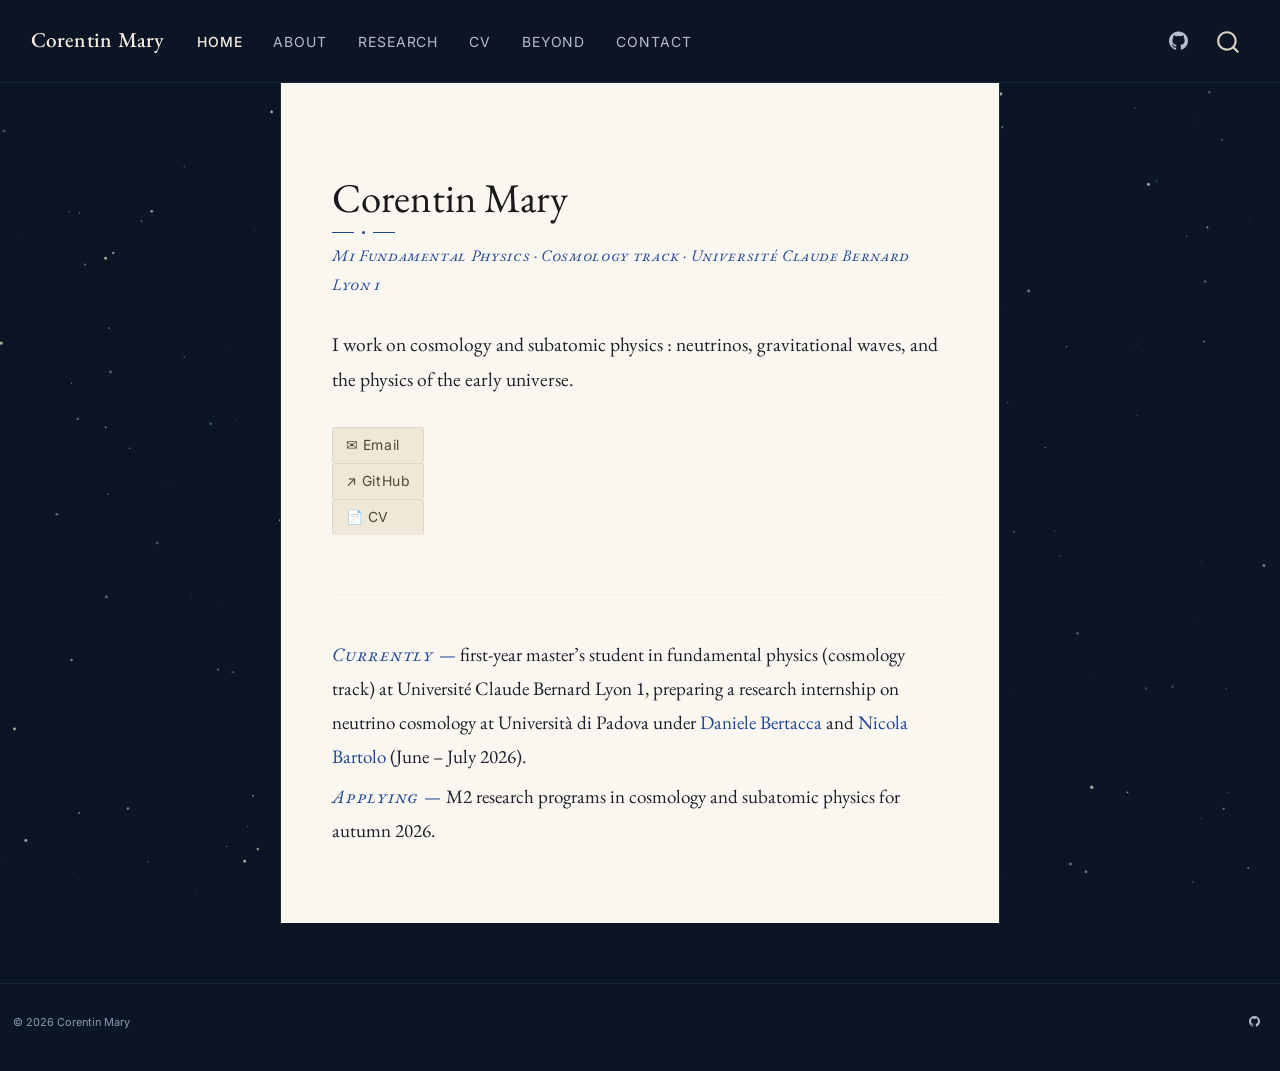
<file: docs/index.html>
<!DOCTYPE html>
<html xmlns="http://www.w3.org/1999/xhtml" lang="en" xml:lang="en"><head>

<meta charset="utf-8">
<meta name="generator" content="quarto-1.9.37">

<meta name="viewport" content="width=device-width, initial-scale=1.0, user-scalable=yes">


<title>Corentin Mary</title>
<style>
/* Default styles provided by pandoc.
** See https://pandoc.org/MANUAL.html#variables-for-html for config info.
*/
code{white-space: pre-wrap;}
span.smallcaps{font-variant: small-caps;}
div.columns{display: flex; gap: min(4vw, 1.5em);}
div.column{flex: auto; overflow-x: auto;}
div.hanging-indent{margin-left: 1.5em; text-indent: -1.5em;}
ul.task-list{list-style: none;}
ul.task-list li input[type="checkbox"] {
  width: 0.8em;
  margin: 0 0.8em 0.2em -1em; /* quarto-specific, see https://github.com/quarto-dev/quarto-cli/issues/4556 */ 
  vertical-align: middle;
}
</style>


<script src="site_libs/quarto-nav/quarto-nav.js"></script>
<script src="site_libs/quarto-nav/headroom.min.js"></script>
<script src="site_libs/clipboard/clipboard.min.js"></script>
<script src="site_libs/quarto-search/autocomplete.umd.js"></script>
<script src="site_libs/quarto-search/fuse.min.js"></script>
<script src="site_libs/quarto-search/quarto-search.js"></script>
<meta name="quarto:offset" content="./">
<link href="./assets/img/favicon.png" rel="icon" type="image/png">
<script src="site_libs/quarto-html/quarto.js" type="module"></script>
<script src="site_libs/quarto-html/tabsets/tabsets.js" type="module"></script>
<script src="site_libs/quarto-html/popper.min.js"></script>
<script src="site_libs/quarto-html/tippy.umd.min.js"></script>
<script src="site_libs/quarto-html/anchor.min.js"></script>
<link href="site_libs/quarto-html/tippy.css" rel="stylesheet">
<link href="site_libs/quarto-html/quarto-syntax-highlighting-dark-d0ae9245876894da5ac7e18953ecc5cc.css" rel="stylesheet" id="quarto-text-highlighting-styles">
<script src="site_libs/bootstrap/bootstrap.min.js"></script>
<link href="site_libs/bootstrap/bootstrap-icons.css" rel="stylesheet">
<link href="site_libs/bootstrap/bootstrap-0bd690681281e1ab984935f1b12107be.min.css" rel="stylesheet" append-hash="true" id="quarto-bootstrap" data-mode="dark">
<script id="quarto-search-options" type="application/json">{
  "location": "navbar",
  "copy-button": false,
  "collapse-after": 3,
  "panel-placement": "end",
  "type": "overlay",
  "limit": 50,
  "keyboard-shortcut": [
    "f",
    "/",
    "s"
  ],
  "show-item-context": false,
  "language": {
    "search-no-results-text": "No results",
    "search-matching-documents-text": "matching documents",
    "search-copy-link-title": "Copy link to search",
    "search-hide-matches-text": "Hide additional matches",
    "search-more-match-text": "more match in this document",
    "search-more-matches-text": "more matches in this document",
    "search-clear-button-title": "Clear",
    "search-text-placeholder": "",
    "search-detached-cancel-button-title": "Cancel",
    "search-submit-button-title": "Submit",
    "search-label": "Search"
  }
}</script>
<link rel="preconnect" href="https://fonts.googleapis.com">
<link rel="preconnect" href="https://fonts.gstatic.com" crossorigin="">
<link href="https://fonts.googleapis.com/css2?family=EB+Garamond:ital,wght@0,400;0,500;0,600;1,400;1,500&amp;family=Inter:wght@300;400;500&amp;display=swap" rel="stylesheet">


<link rel="stylesheet" href="assets/css/extra.css">
</head>

<body class="nav-fixed quarto-light">

<div id="quarto-search-results"></div>
  <header id="quarto-header" class="headroom fixed-top">
    <nav class="navbar navbar-expand-lg " data-bs-theme="dark">
      <div class="navbar-container container-fluid">
      <div class="navbar-brand-container mx-auto">
    <a class="navbar-brand" href="./index.html">
    <span class="navbar-title">Corentin Mary</span>
    </a>
  </div>
            <div id="quarto-search" class="" title="Search"></div>
          <button class="navbar-toggler" type="button" data-bs-toggle="collapse" data-bs-target="#navbarCollapse" aria-controls="navbarCollapse" role="menu" aria-expanded="false" aria-label="Toggle navigation" onclick="if (window.quartoToggleHeadroom) { window.quartoToggleHeadroom(); }">
  <span class="navbar-toggler-icon"></span>
</button>
          <div class="collapse navbar-collapse" id="navbarCollapse">
            <ul class="navbar-nav navbar-nav-scroll me-auto">
  <li class="nav-item">
    <a class="nav-link active" href="./index.html" aria-current="page"> 
<span class="menu-text">Home</span></a>
  </li>  
  <li class="nav-item">
    <a class="nav-link" href="./about.html"> 
<span class="menu-text">About</span></a>
  </li>  
  <li class="nav-item">
    <a class="nav-link" href="./research.html"> 
<span class="menu-text">Research</span></a>
  </li>  
  <li class="nav-item">
    <a class="nav-link" href="./cv.html"> 
<span class="menu-text">CV</span></a>
  </li>  
  <li class="nav-item">
    <a class="nav-link" href="./personal.html"> 
<span class="menu-text">Beyond</span></a>
  </li>  
  <li class="nav-item">
    <a class="nav-link" href="./contact.html"> 
<span class="menu-text">Contact</span></a>
  </li>  
</ul>
            <ul class="navbar-nav navbar-nav-scroll ms-auto">
  <li class="nav-item compact">
    <a class="nav-link" href="https://github.com/Corentin-phy"> <i class="bi bi-github" role="img" aria-label="GitHub">
</i> 
<span class="menu-text"></span></a>
  </li>  
</ul>
          </div> <!-- /navcollapse -->
            <div class="quarto-navbar-tools">
</div>
      </div> <!-- /container-fluid -->
    </nav>
</header>
<!-- content -->
<div id="quarto-content" class="quarto-container page-columns page-rows-contents page-layout-full page-navbar">
<!-- sidebar -->
<!-- margin-sidebar -->
    
<!-- main -->
<main class="content column-page" id="quarto-document-content"><header id="title-block-header" class="quarto-title-block"></header>




<section id="corentin-mary" class="level1 home-hero">
<h1>Corentin Mary</h1>
<div class="ornament">
<span></span><span></span><span></span>
</div>
<p class="affiliation">
M1 Fundamental Physics · Cosmology track · Université Claude Bernard Lyon 1
</p>
<p class="interests">
I work on cosmology and subatomic physics : neutrinos, gravitational waves, and the physics of the early universe.
</p>
<div class="social-links">
<p><a href="mailto:corentin.mary@etu.univ-lyon1.fr">✉ Email</a> <a href="https://github.com/Corentin-phy" target="_blank">↗ GitHub</a> <a href="./cv.html">📄 CV</a></p>
</div>
</section>
<hr>
<div class="home-status">
<p>
<span class="label">Currently —</span> first-year master’s student in fundamental physics (cosmology track) at Université Claude Bernard Lyon 1, preparing a research internship on neutrino cosmology at Università di Padova under <a href="https://www.dfa.unipd.it/en/live-people/detail/index.php?key=BF190DDCD6865DB534188270BD321288">Daniele Bertacca</a> and <a href="https://www.unipd.it/de/contatti/nicola.bartolo">Nicola Bartolo</a> (June – July 2026).
</p>
<p>
<span class="label">Applying —</span> M2 research programs in cosmology and subatomic physics for autumn 2026.
</p>
</div>



</main> <!-- /main -->
<script id="quarto-html-after-body" type="application/javascript">
  window.document.addEventListener("DOMContentLoaded", function (event) {
    const icon = "";
    const anchorJS = new window.AnchorJS();
    anchorJS.options = {
      placement: 'right',
      icon: icon
    };
    anchorJS.add('.anchored');
    const isCodeAnnotation = (el) => {
      for (const clz of el.classList) {
        if (clz.startsWith('code-annotation-')) {                     
          return true;
        }
      }
      return false;
    }
    const onCopySuccess = function(e) {
      // button target
      const button = e.trigger;
      // don't keep focus
      button.blur();
      // flash "checked"
      button.classList.add('code-copy-button-checked');
      var currentTitle = button.getAttribute("title");
      button.setAttribute("title", "Copied!");
      let tooltip;
      if (window.bootstrap) {
        button.setAttribute("data-bs-toggle", "tooltip");
        button.setAttribute("data-bs-placement", "left");
        button.setAttribute("data-bs-title", "Copied!");
        tooltip = new bootstrap.Tooltip(button, 
          { trigger: "manual", 
            customClass: "code-copy-button-tooltip",
            offset: [0, -8]});
        tooltip.show();    
      }
      setTimeout(function() {
        if (tooltip) {
          tooltip.hide();
          button.removeAttribute("data-bs-title");
          button.removeAttribute("data-bs-toggle");
          button.removeAttribute("data-bs-placement");
        }
        button.setAttribute("title", currentTitle);
        button.classList.remove('code-copy-button-checked');
      }, 1000);
      // clear code selection
      e.clearSelection();
    }
    const getTextToCopy = function(trigger) {
      const outerScaffold = trigger.parentElement.cloneNode(true);
      const codeEl = outerScaffold.querySelector('code');
      for (const childEl of codeEl.children) {
        if (isCodeAnnotation(childEl)) {
          childEl.remove();
        }
      }
      return codeEl.innerText;
    }
    const clipboard = new window.ClipboardJS('.code-copy-button:not([data-in-quarto-modal])', {
      text: getTextToCopy
    });
    clipboard.on('success', onCopySuccess);
    if (window.document.getElementById('quarto-embedded-source-code-modal')) {
      const clipboardModal = new window.ClipboardJS('.code-copy-button[data-in-quarto-modal]', {
        text: getTextToCopy,
        container: window.document.getElementById('quarto-embedded-source-code-modal')
      });
      clipboardModal.on('success', onCopySuccess);
    }
      var localhostRegex = new RegExp(/^(?:http|https):\/\/localhost\:?[0-9]*\//);
      var mailtoRegex = new RegExp(/^mailto:/);
        var filterRegex = new RegExp('/' + window.location.host + '/');
      var isInternal = (href) => {
          return filterRegex.test(href) || localhostRegex.test(href) || mailtoRegex.test(href);
      }
      // Inspect non-navigation links and adorn them if external
     var links = window.document.querySelectorAll('a[href]:not(.nav-link):not(.navbar-brand):not(.toc-action):not(.sidebar-link):not(.sidebar-item-toggle):not(.pagination-link):not(.no-external):not([aria-hidden]):not(.dropdown-item):not(.quarto-navigation-tool):not(.about-link)');
      for (var i=0; i<links.length; i++) {
        const link = links[i];
        if (!isInternal(link.href)) {
          // undo the damage that might have been done by quarto-nav.js in the case of
          // links that we want to consider external
          if (link.dataset.originalHref !== undefined) {
            link.href = link.dataset.originalHref;
          }
        }
      }
    function tippyHover(el, contentFn, onTriggerFn, onUntriggerFn) {
      const config = {
        allowHTML: true,
        maxWidth: 500,
        delay: 100,
        arrow: false,
        appendTo: function(el) {
            return el.parentElement;
        },
        interactive: true,
        interactiveBorder: 10,
        theme: 'quarto',
        placement: 'bottom-start',
      };
      if (contentFn) {
        config.content = contentFn;
      }
      if (onTriggerFn) {
        config.onTrigger = onTriggerFn;
      }
      if (onUntriggerFn) {
        config.onUntrigger = onUntriggerFn;
      }
      window.tippy(el, config); 
    }
    const noterefs = window.document.querySelectorAll('a[role="doc-noteref"]');
    for (var i=0; i<noterefs.length; i++) {
      const ref = noterefs[i];
      tippyHover(ref, function() {
        // use id or data attribute instead here
        let href = ref.getAttribute('data-footnote-href') || ref.getAttribute('href');
        try { href = new URL(href).hash; } catch {}
        const id = href.replace(/^#\/?/, "");
        const note = window.document.getElementById(id);
        if (note) {
          return note.innerHTML;
        } else {
          return "";
        }
      });
    }
    const xrefs = window.document.querySelectorAll('a.quarto-xref');
    const processXRef = (id, note) => {
      // Strip column container classes
      const stripColumnClz = (el) => {
        el.classList.remove("page-full", "page-columns");
        if (el.children) {
          for (const child of el.children) {
            stripColumnClz(child);
          }
        }
      }
      stripColumnClz(note)
      if (id === null || id.startsWith('sec-')) {
        // Special case sections, only their first couple elements
        const container = document.createElement("div");
        if (note.children && note.children.length > 2) {
          container.appendChild(note.children[0].cloneNode(true));
          for (let i = 1; i < note.children.length; i++) {
            const child = note.children[i];
            if (child.tagName === "P" && child.innerText === "") {
              continue;
            } else {
              container.appendChild(child.cloneNode(true));
              break;
            }
          }
          if (window.Quarto?.typesetMath) {
            window.Quarto.typesetMath(container);
          }
          return container.innerHTML
        } else {
          if (window.Quarto?.typesetMath) {
            window.Quarto.typesetMath(note);
          }
          return note.innerHTML;
        }
      } else {
        // Remove any anchor links if they are present
        const anchorLink = note.querySelector('a.anchorjs-link');
        if (anchorLink) {
          anchorLink.remove();
        }
        if (window.Quarto?.typesetMath) {
          window.Quarto.typesetMath(note);
        }
        if (note.classList.contains("callout")) {
          return note.outerHTML;
        } else {
          return note.innerHTML;
        }
      }
    }
    for (var i=0; i<xrefs.length; i++) {
      const xref = xrefs[i];
      tippyHover(xref, undefined, function(instance) {
        instance.disable();
        let url = xref.getAttribute('href');
        let hash = undefined; 
        if (url.startsWith('#')) {
          hash = url;
        } else {
          try { hash = new URL(url).hash; } catch {}
        }
        if (hash) {
          const id = hash.replace(/^#\/?/, "");
          const note = window.document.getElementById(id);
          if (note !== null) {
            try {
              const html = processXRef(id, note.cloneNode(true));
              instance.setContent(html);
            } finally {
              instance.enable();
              instance.show();
            }
          } else {
            // See if we can fetch this
            fetch(url.split('#')[0])
            .then(res => res.text())
            .then(html => {
              const parser = new DOMParser();
              const htmlDoc = parser.parseFromString(html, "text/html");
              const note = htmlDoc.getElementById(id);
              if (note !== null) {
                const html = processXRef(id, note);
                instance.setContent(html);
              } 
            }).finally(() => {
              instance.enable();
              instance.show();
            });
          }
        } else {
          // See if we can fetch a full url (with no hash to target)
          // This is a special case and we should probably do some content thinning / targeting
          fetch(url)
          .then(res => res.text())
          .then(html => {
            const parser = new DOMParser();
            const htmlDoc = parser.parseFromString(html, "text/html");
            const note = htmlDoc.querySelector('main.content');
            if (note !== null) {
              // This should only happen for chapter cross references
              // (since there is no id in the URL)
              // remove the first header
              if (note.children.length > 0 && note.children[0].tagName === "HEADER") {
                note.children[0].remove();
              }
              const html = processXRef(null, note);
              instance.setContent(html);
            } 
          }).finally(() => {
            instance.enable();
            instance.show();
          });
        }
      }, function(instance) {
      });
    }
        let selectedAnnoteEl;
        const selectorForAnnotation = ( cell, annotation) => {
          let cellAttr = 'data-code-cell="' + cell + '"';
          let lineAttr = 'data-code-annotation="' +  annotation + '"';
          const selector = 'span[' + cellAttr + '][' + lineAttr + ']';
          return selector;
        }
        const selectCodeLines = (annoteEl) => {
          const doc = window.document;
          const targetCell = annoteEl.getAttribute("data-target-cell");
          const targetAnnotation = annoteEl.getAttribute("data-target-annotation");
          const annoteSpan = window.document.querySelector(selectorForAnnotation(targetCell, targetAnnotation));
          const lines = annoteSpan.getAttribute("data-code-lines").split(",");
          const lineIds = lines.map((line) => {
            return targetCell + "-" + line;
          })
          let top = null;
          let height = null;
          let parent = null;
          if (lineIds.length > 0) {
              //compute the position of the single el (top and bottom and make a div)
              const el = window.document.getElementById(lineIds[0]);
              top = el.offsetTop;
              height = el.offsetHeight;
              parent = el.parentElement.parentElement;
            if (lineIds.length > 1) {
              const lastEl = window.document.getElementById(lineIds[lineIds.length - 1]);
              const bottom = lastEl.offsetTop + lastEl.offsetHeight;
              height = bottom - top;
            }
            if (top !== null && height !== null && parent !== null) {
              // cook up a div (if necessary) and position it 
              let div = window.document.getElementById("code-annotation-line-highlight");
              if (div === null) {
                div = window.document.createElement("div");
                div.setAttribute("id", "code-annotation-line-highlight");
                div.style.position = 'absolute';
                parent.appendChild(div);
              }
              div.style.top = top - 2 + "px";
              div.style.height = height + 4 + "px";
              div.style.left = 0;
              let gutterDiv = window.document.getElementById("code-annotation-line-highlight-gutter");
              if (gutterDiv === null) {
                gutterDiv = window.document.createElement("div");
                gutterDiv.setAttribute("id", "code-annotation-line-highlight-gutter");
                gutterDiv.style.position = 'absolute';
                const codeCell = window.document.getElementById(targetCell);
                const gutter = codeCell.querySelector('.code-annotation-gutter');
                gutter.appendChild(gutterDiv);
              }
              gutterDiv.style.top = top - 2 + "px";
              gutterDiv.style.height = height + 4 + "px";
            }
            selectedAnnoteEl = annoteEl;
          }
        };
        const unselectCodeLines = () => {
          const elementsIds = ["code-annotation-line-highlight", "code-annotation-line-highlight-gutter"];
          elementsIds.forEach((elId) => {
            const div = window.document.getElementById(elId);
            if (div) {
              div.remove();
            }
          });
          selectedAnnoteEl = undefined;
        };
          // Handle positioning of the toggle
      window.addEventListener(
        "resize",
        throttle(() => {
          elRect = undefined;
          if (selectedAnnoteEl) {
            selectCodeLines(selectedAnnoteEl);
          }
        }, 10)
      );
      function throttle(fn, ms) {
      let throttle = false;
      let timer;
        return (...args) => {
          if(!throttle) { // first call gets through
              fn.apply(this, args);
              throttle = true;
          } else { // all the others get throttled
              if(timer) clearTimeout(timer); // cancel #2
              timer = setTimeout(() => {
                fn.apply(this, args);
                timer = throttle = false;
              }, ms);
          }
        };
      }
        // Attach click handler to the DT
        const annoteDls = window.document.querySelectorAll('dt[data-target-cell]');
        for (const annoteDlNode of annoteDls) {
          annoteDlNode.addEventListener('click', (event) => {
            const clickedEl = event.target;
            if (clickedEl !== selectedAnnoteEl) {
              unselectCodeLines();
              const activeEl = window.document.querySelector('dt[data-target-cell].code-annotation-active');
              if (activeEl) {
                activeEl.classList.remove('code-annotation-active');
              }
              selectCodeLines(clickedEl);
              clickedEl.classList.add('code-annotation-active');
            } else {
              // Unselect the line
              unselectCodeLines();
              clickedEl.classList.remove('code-annotation-active');
            }
          });
        }
    const findCites = (el) => {
      const parentEl = el.parentElement;
      if (parentEl) {
        const cites = parentEl.dataset.cites;
        if (cites) {
          return {
            el,
            cites: cites.split(' ')
          };
        } else {
          return findCites(el.parentElement)
        }
      } else {
        return undefined;
      }
    };
    var bibliorefs = window.document.querySelectorAll('a[role="doc-biblioref"]');
    for (var i=0; i<bibliorefs.length; i++) {
      const ref = bibliorefs[i];
      const citeInfo = findCites(ref);
      if (citeInfo) {
        tippyHover(citeInfo.el, function() {
          var popup = window.document.createElement('div');
          citeInfo.cites.forEach(function(cite) {
            var citeDiv = window.document.createElement('div');
            citeDiv.classList.add('hanging-indent');
            citeDiv.classList.add('csl-entry');
            var biblioDiv = window.document.getElementById('ref-' + cite);
            if (biblioDiv) {
              citeDiv.innerHTML = biblioDiv.innerHTML;
            }
            popup.appendChild(citeDiv);
          });
          return popup.innerHTML;
        });
      }
    }
  });
  </script>
</div> <!-- /content -->
<footer class="footer">
  <div class="nav-footer">
    <div class="nav-footer-left">
<p>© 2026 Corentin Mary</p>
</div>   
    <div class="nav-footer-center">
      &nbsp;
    </div>
    <div class="nav-footer-right">
      <ul class="footer-items list-unstyled">
    <li class="nav-item compact">
    <a class="nav-link" href="https://github.com/Corentin-phy">
      <i class="bi bi-github" role="img">
</i> 
    </a>
  </li>  
</ul>
    </div>
  </div>
</footer>
<script src="assets/js/starfield.js"></script>




</body></html>
</file>
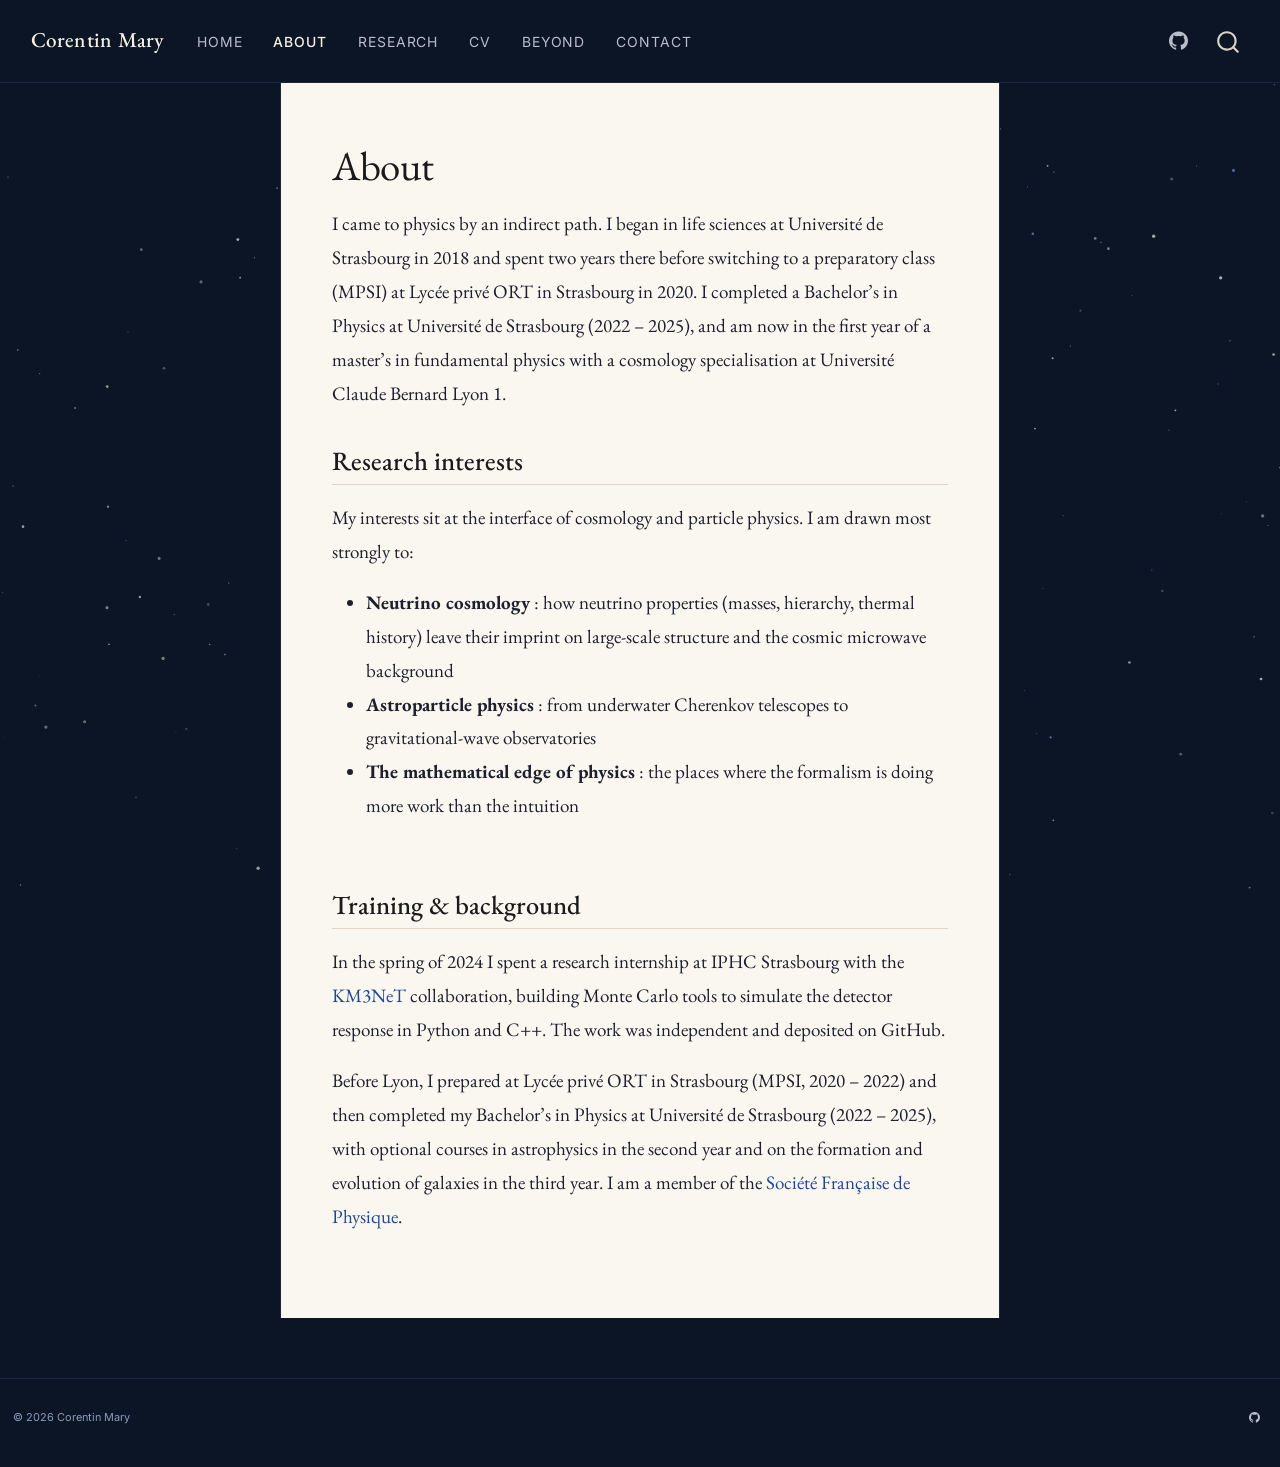
<file: docs/about.html>
<!DOCTYPE html>
<html xmlns="http://www.w3.org/1999/xhtml" lang="en" xml:lang="en"><head>

<meta charset="utf-8">
<meta name="generator" content="quarto-1.9.37">

<meta name="viewport" content="width=device-width, initial-scale=1.0, user-scalable=yes">


<title>About – Corentin Mary</title>
<style>
/* Default styles provided by pandoc.
** See https://pandoc.org/MANUAL.html#variables-for-html for config info.
*/
code{white-space: pre-wrap;}
span.smallcaps{font-variant: small-caps;}
div.columns{display: flex; gap: min(4vw, 1.5em);}
div.column{flex: auto; overflow-x: auto;}
div.hanging-indent{margin-left: 1.5em; text-indent: -1.5em;}
ul.task-list{list-style: none;}
ul.task-list li input[type="checkbox"] {
  width: 0.8em;
  margin: 0 0.8em 0.2em -1em; /* quarto-specific, see https://github.com/quarto-dev/quarto-cli/issues/4556 */ 
  vertical-align: middle;
}
</style>


<script src="site_libs/quarto-nav/quarto-nav.js"></script>
<script src="site_libs/quarto-nav/headroom.min.js"></script>
<script src="site_libs/clipboard/clipboard.min.js"></script>
<script src="site_libs/quarto-search/autocomplete.umd.js"></script>
<script src="site_libs/quarto-search/fuse.min.js"></script>
<script src="site_libs/quarto-search/quarto-search.js"></script>
<meta name="quarto:offset" content="./">
<link href="./assets/img/favicon.png" rel="icon" type="image/png">
<script src="site_libs/quarto-html/quarto.js" type="module"></script>
<script src="site_libs/quarto-html/tabsets/tabsets.js" type="module"></script>
<script src="site_libs/quarto-html/popper.min.js"></script>
<script src="site_libs/quarto-html/tippy.umd.min.js"></script>
<script src="site_libs/quarto-html/anchor.min.js"></script>
<link href="site_libs/quarto-html/tippy.css" rel="stylesheet">
<link href="site_libs/quarto-html/quarto-syntax-highlighting-dark-d0ae9245876894da5ac7e18953ecc5cc.css" rel="stylesheet" id="quarto-text-highlighting-styles">
<script src="site_libs/bootstrap/bootstrap.min.js"></script>
<link href="site_libs/bootstrap/bootstrap-icons.css" rel="stylesheet">
<link href="site_libs/bootstrap/bootstrap-0bd690681281e1ab984935f1b12107be.min.css" rel="stylesheet" append-hash="true" id="quarto-bootstrap" data-mode="dark">
<script id="quarto-search-options" type="application/json">{
  "location": "navbar",
  "copy-button": false,
  "collapse-after": 3,
  "panel-placement": "end",
  "type": "overlay",
  "limit": 50,
  "keyboard-shortcut": [
    "f",
    "/",
    "s"
  ],
  "show-item-context": false,
  "language": {
    "search-no-results-text": "No results",
    "search-matching-documents-text": "matching documents",
    "search-copy-link-title": "Copy link to search",
    "search-hide-matches-text": "Hide additional matches",
    "search-more-match-text": "more match in this document",
    "search-more-matches-text": "more matches in this document",
    "search-clear-button-title": "Clear",
    "search-text-placeholder": "",
    "search-detached-cancel-button-title": "Cancel",
    "search-submit-button-title": "Submit",
    "search-label": "Search"
  }
}</script>
<link rel="preconnect" href="https://fonts.googleapis.com">
<link rel="preconnect" href="https://fonts.gstatic.com" crossorigin="">
<link href="https://fonts.googleapis.com/css2?family=EB+Garamond:ital,wght@0,400;0,500;0,600;1,400;1,500&amp;family=Inter:wght@300;400;500&amp;display=swap" rel="stylesheet">


<link rel="stylesheet" href="assets/css/extra.css">
</head>

<body class="nav-fixed quarto-light">

<div id="quarto-search-results"></div>
  <header id="quarto-header" class="headroom fixed-top">
    <nav class="navbar navbar-expand-lg " data-bs-theme="dark">
      <div class="navbar-container container-fluid">
      <div class="navbar-brand-container mx-auto">
    <a class="navbar-brand" href="./index.html">
    <span class="navbar-title">Corentin Mary</span>
    </a>
  </div>
            <div id="quarto-search" class="" title="Search"></div>
          <button class="navbar-toggler" type="button" data-bs-toggle="collapse" data-bs-target="#navbarCollapse" aria-controls="navbarCollapse" role="menu" aria-expanded="false" aria-label="Toggle navigation" onclick="if (window.quartoToggleHeadroom) { window.quartoToggleHeadroom(); }">
  <span class="navbar-toggler-icon"></span>
</button>
          <div class="collapse navbar-collapse" id="navbarCollapse">
            <ul class="navbar-nav navbar-nav-scroll me-auto">
  <li class="nav-item">
    <a class="nav-link" href="./index.html"> 
<span class="menu-text">Home</span></a>
  </li>  
  <li class="nav-item">
    <a class="nav-link active" href="./about.html" aria-current="page"> 
<span class="menu-text">About</span></a>
  </li>  
  <li class="nav-item">
    <a class="nav-link" href="./research.html"> 
<span class="menu-text">Research</span></a>
  </li>  
  <li class="nav-item">
    <a class="nav-link" href="./cv.html"> 
<span class="menu-text">CV</span></a>
  </li>  
  <li class="nav-item">
    <a class="nav-link" href="./personal.html"> 
<span class="menu-text">Beyond</span></a>
  </li>  
  <li class="nav-item">
    <a class="nav-link" href="./contact.html"> 
<span class="menu-text">Contact</span></a>
  </li>  
</ul>
            <ul class="navbar-nav navbar-nav-scroll ms-auto">
  <li class="nav-item compact">
    <a class="nav-link" href="https://github.com/Corentin-phy"> <i class="bi bi-github" role="img" aria-label="GitHub">
</i> 
<span class="menu-text"></span></a>
  </li>  
</ul>
          </div> <!-- /navcollapse -->
            <div class="quarto-navbar-tools">
</div>
      </div> <!-- /container-fluid -->
    </nav>
</header>
<!-- content -->
<div id="quarto-content" class="quarto-container page-columns page-rows-contents page-layout-full page-navbar">
<!-- sidebar -->
<!-- margin-sidebar -->
    
<!-- main -->
<main class="content column-page" id="quarto-document-content">

<header id="title-block-header" class="quarto-title-block default">
<div class="quarto-title">
<h1 class="title">About</h1>
</div>



<div class="quarto-title-meta column-page">

    
  
    
  </div>
  


</header>


<p class="about-intro">
I came to physics by an indirect path. I began in life sciences at Université de Strasbourg in 2018 and spent two years there before switching to a preparatory class (MPSI) at Lycée privé ORT in Strasbourg in 2020. I completed a Bachelor’s in Physics at Université de Strasbourg (2022 – 2025), and am now in the first year of a master’s in fundamental physics with a cosmology specialisation at Université Claude Bernard Lyon 1.
</p>
<section id="research-interests" class="level2">
<h2 class="anchored" data-anchor-id="research-interests">Research interests</h2>
<p>My interests sit at the interface of cosmology and particle physics. I am drawn most strongly to:</p>
<ul>
<li><strong>Neutrino cosmology</strong> : how neutrino properties (masses, hierarchy, thermal history) leave their imprint on large-scale structure and the cosmic microwave background</li>
<li><strong>Astroparticle physics</strong> : from underwater Cherenkov telescopes to gravitational-wave observatories</li>
<li><strong>The mathematical edge of physics</strong> : the places where the formalism is doing more work than the intuition</li>
</ul>
</section>
<section id="training-background" class="level2">
<h2 class="anchored" data-anchor-id="training-background">Training &amp; background</h2>
<p>In the spring of 2024 I spent a research internship at IPHC Strasbourg with the <a href="https://www.km3net.org/">KM3NeT</a> collaboration, building Monte Carlo tools to simulate the detector response in Python and C++. The work was independent and deposited on GitHub.</p>
<p>Before Lyon, I prepared at Lycée privé ORT in Strasbourg (MPSI, 2020 – 2022) and then completed my Bachelor’s in Physics at Université de Strasbourg (2022 – 2025), with optional courses in astrophysics in the second year and on the formation and evolution of galaxies in the third year. I am a member of the <a href="https://www.sfpnet.fr/">Société Française de Physique</a>.</p>


</section>

</main> <!-- /main -->
<script id="quarto-html-after-body" type="application/javascript">
  window.document.addEventListener("DOMContentLoaded", function (event) {
    const icon = "";
    const anchorJS = new window.AnchorJS();
    anchorJS.options = {
      placement: 'right',
      icon: icon
    };
    anchorJS.add('.anchored');
    const isCodeAnnotation = (el) => {
      for (const clz of el.classList) {
        if (clz.startsWith('code-annotation-')) {                     
          return true;
        }
      }
      return false;
    }
    const onCopySuccess = function(e) {
      // button target
      const button = e.trigger;
      // don't keep focus
      button.blur();
      // flash "checked"
      button.classList.add('code-copy-button-checked');
      var currentTitle = button.getAttribute("title");
      button.setAttribute("title", "Copied!");
      let tooltip;
      if (window.bootstrap) {
        button.setAttribute("data-bs-toggle", "tooltip");
        button.setAttribute("data-bs-placement", "left");
        button.setAttribute("data-bs-title", "Copied!");
        tooltip = new bootstrap.Tooltip(button, 
          { trigger: "manual", 
            customClass: "code-copy-button-tooltip",
            offset: [0, -8]});
        tooltip.show();    
      }
      setTimeout(function() {
        if (tooltip) {
          tooltip.hide();
          button.removeAttribute("data-bs-title");
          button.removeAttribute("data-bs-toggle");
          button.removeAttribute("data-bs-placement");
        }
        button.setAttribute("title", currentTitle);
        button.classList.remove('code-copy-button-checked');
      }, 1000);
      // clear code selection
      e.clearSelection();
    }
    const getTextToCopy = function(trigger) {
      const outerScaffold = trigger.parentElement.cloneNode(true);
      const codeEl = outerScaffold.querySelector('code');
      for (const childEl of codeEl.children) {
        if (isCodeAnnotation(childEl)) {
          childEl.remove();
        }
      }
      return codeEl.innerText;
    }
    const clipboard = new window.ClipboardJS('.code-copy-button:not([data-in-quarto-modal])', {
      text: getTextToCopy
    });
    clipboard.on('success', onCopySuccess);
    if (window.document.getElementById('quarto-embedded-source-code-modal')) {
      const clipboardModal = new window.ClipboardJS('.code-copy-button[data-in-quarto-modal]', {
        text: getTextToCopy,
        container: window.document.getElementById('quarto-embedded-source-code-modal')
      });
      clipboardModal.on('success', onCopySuccess);
    }
      var localhostRegex = new RegExp(/^(?:http|https):\/\/localhost\:?[0-9]*\//);
      var mailtoRegex = new RegExp(/^mailto:/);
        var filterRegex = new RegExp('/' + window.location.host + '/');
      var isInternal = (href) => {
          return filterRegex.test(href) || localhostRegex.test(href) || mailtoRegex.test(href);
      }
      // Inspect non-navigation links and adorn them if external
     var links = window.document.querySelectorAll('a[href]:not(.nav-link):not(.navbar-brand):not(.toc-action):not(.sidebar-link):not(.sidebar-item-toggle):not(.pagination-link):not(.no-external):not([aria-hidden]):not(.dropdown-item):not(.quarto-navigation-tool):not(.about-link)');
      for (var i=0; i<links.length; i++) {
        const link = links[i];
        if (!isInternal(link.href)) {
          // undo the damage that might have been done by quarto-nav.js in the case of
          // links that we want to consider external
          if (link.dataset.originalHref !== undefined) {
            link.href = link.dataset.originalHref;
          }
        }
      }
    function tippyHover(el, contentFn, onTriggerFn, onUntriggerFn) {
      const config = {
        allowHTML: true,
        maxWidth: 500,
        delay: 100,
        arrow: false,
        appendTo: function(el) {
            return el.parentElement;
        },
        interactive: true,
        interactiveBorder: 10,
        theme: 'quarto',
        placement: 'bottom-start',
      };
      if (contentFn) {
        config.content = contentFn;
      }
      if (onTriggerFn) {
        config.onTrigger = onTriggerFn;
      }
      if (onUntriggerFn) {
        config.onUntrigger = onUntriggerFn;
      }
      window.tippy(el, config); 
    }
    const noterefs = window.document.querySelectorAll('a[role="doc-noteref"]');
    for (var i=0; i<noterefs.length; i++) {
      const ref = noterefs[i];
      tippyHover(ref, function() {
        // use id or data attribute instead here
        let href = ref.getAttribute('data-footnote-href') || ref.getAttribute('href');
        try { href = new URL(href).hash; } catch {}
        const id = href.replace(/^#\/?/, "");
        const note = window.document.getElementById(id);
        if (note) {
          return note.innerHTML;
        } else {
          return "";
        }
      });
    }
    const xrefs = window.document.querySelectorAll('a.quarto-xref');
    const processXRef = (id, note) => {
      // Strip column container classes
      const stripColumnClz = (el) => {
        el.classList.remove("page-full", "page-columns");
        if (el.children) {
          for (const child of el.children) {
            stripColumnClz(child);
          }
        }
      }
      stripColumnClz(note)
      if (id === null || id.startsWith('sec-')) {
        // Special case sections, only their first couple elements
        const container = document.createElement("div");
        if (note.children && note.children.length > 2) {
          container.appendChild(note.children[0].cloneNode(true));
          for (let i = 1; i < note.children.length; i++) {
            const child = note.children[i];
            if (child.tagName === "P" && child.innerText === "") {
              continue;
            } else {
              container.appendChild(child.cloneNode(true));
              break;
            }
          }
          if (window.Quarto?.typesetMath) {
            window.Quarto.typesetMath(container);
          }
          return container.innerHTML
        } else {
          if (window.Quarto?.typesetMath) {
            window.Quarto.typesetMath(note);
          }
          return note.innerHTML;
        }
      } else {
        // Remove any anchor links if they are present
        const anchorLink = note.querySelector('a.anchorjs-link');
        if (anchorLink) {
          anchorLink.remove();
        }
        if (window.Quarto?.typesetMath) {
          window.Quarto.typesetMath(note);
        }
        if (note.classList.contains("callout")) {
          return note.outerHTML;
        } else {
          return note.innerHTML;
        }
      }
    }
    for (var i=0; i<xrefs.length; i++) {
      const xref = xrefs[i];
      tippyHover(xref, undefined, function(instance) {
        instance.disable();
        let url = xref.getAttribute('href');
        let hash = undefined; 
        if (url.startsWith('#')) {
          hash = url;
        } else {
          try { hash = new URL(url).hash; } catch {}
        }
        if (hash) {
          const id = hash.replace(/^#\/?/, "");
          const note = window.document.getElementById(id);
          if (note !== null) {
            try {
              const html = processXRef(id, note.cloneNode(true));
              instance.setContent(html);
            } finally {
              instance.enable();
              instance.show();
            }
          } else {
            // See if we can fetch this
            fetch(url.split('#')[0])
            .then(res => res.text())
            .then(html => {
              const parser = new DOMParser();
              const htmlDoc = parser.parseFromString(html, "text/html");
              const note = htmlDoc.getElementById(id);
              if (note !== null) {
                const html = processXRef(id, note);
                instance.setContent(html);
              } 
            }).finally(() => {
              instance.enable();
              instance.show();
            });
          }
        } else {
          // See if we can fetch a full url (with no hash to target)
          // This is a special case and we should probably do some content thinning / targeting
          fetch(url)
          .then(res => res.text())
          .then(html => {
            const parser = new DOMParser();
            const htmlDoc = parser.parseFromString(html, "text/html");
            const note = htmlDoc.querySelector('main.content');
            if (note !== null) {
              // This should only happen for chapter cross references
              // (since there is no id in the URL)
              // remove the first header
              if (note.children.length > 0 && note.children[0].tagName === "HEADER") {
                note.children[0].remove();
              }
              const html = processXRef(null, note);
              instance.setContent(html);
            } 
          }).finally(() => {
            instance.enable();
            instance.show();
          });
        }
      }, function(instance) {
      });
    }
        let selectedAnnoteEl;
        const selectorForAnnotation = ( cell, annotation) => {
          let cellAttr = 'data-code-cell="' + cell + '"';
          let lineAttr = 'data-code-annotation="' +  annotation + '"';
          const selector = 'span[' + cellAttr + '][' + lineAttr + ']';
          return selector;
        }
        const selectCodeLines = (annoteEl) => {
          const doc = window.document;
          const targetCell = annoteEl.getAttribute("data-target-cell");
          const targetAnnotation = annoteEl.getAttribute("data-target-annotation");
          const annoteSpan = window.document.querySelector(selectorForAnnotation(targetCell, targetAnnotation));
          const lines = annoteSpan.getAttribute("data-code-lines").split(",");
          const lineIds = lines.map((line) => {
            return targetCell + "-" + line;
          })
          let top = null;
          let height = null;
          let parent = null;
          if (lineIds.length > 0) {
              //compute the position of the single el (top and bottom and make a div)
              const el = window.document.getElementById(lineIds[0]);
              top = el.offsetTop;
              height = el.offsetHeight;
              parent = el.parentElement.parentElement;
            if (lineIds.length > 1) {
              const lastEl = window.document.getElementById(lineIds[lineIds.length - 1]);
              const bottom = lastEl.offsetTop + lastEl.offsetHeight;
              height = bottom - top;
            }
            if (top !== null && height !== null && parent !== null) {
              // cook up a div (if necessary) and position it 
              let div = window.document.getElementById("code-annotation-line-highlight");
              if (div === null) {
                div = window.document.createElement("div");
                div.setAttribute("id", "code-annotation-line-highlight");
                div.style.position = 'absolute';
                parent.appendChild(div);
              }
              div.style.top = top - 2 + "px";
              div.style.height = height + 4 + "px";
              div.style.left = 0;
              let gutterDiv = window.document.getElementById("code-annotation-line-highlight-gutter");
              if (gutterDiv === null) {
                gutterDiv = window.document.createElement("div");
                gutterDiv.setAttribute("id", "code-annotation-line-highlight-gutter");
                gutterDiv.style.position = 'absolute';
                const codeCell = window.document.getElementById(targetCell);
                const gutter = codeCell.querySelector('.code-annotation-gutter');
                gutter.appendChild(gutterDiv);
              }
              gutterDiv.style.top = top - 2 + "px";
              gutterDiv.style.height = height + 4 + "px";
            }
            selectedAnnoteEl = annoteEl;
          }
        };
        const unselectCodeLines = () => {
          const elementsIds = ["code-annotation-line-highlight", "code-annotation-line-highlight-gutter"];
          elementsIds.forEach((elId) => {
            const div = window.document.getElementById(elId);
            if (div) {
              div.remove();
            }
          });
          selectedAnnoteEl = undefined;
        };
          // Handle positioning of the toggle
      window.addEventListener(
        "resize",
        throttle(() => {
          elRect = undefined;
          if (selectedAnnoteEl) {
            selectCodeLines(selectedAnnoteEl);
          }
        }, 10)
      );
      function throttle(fn, ms) {
      let throttle = false;
      let timer;
        return (...args) => {
          if(!throttle) { // first call gets through
              fn.apply(this, args);
              throttle = true;
          } else { // all the others get throttled
              if(timer) clearTimeout(timer); // cancel #2
              timer = setTimeout(() => {
                fn.apply(this, args);
                timer = throttle = false;
              }, ms);
          }
        };
      }
        // Attach click handler to the DT
        const annoteDls = window.document.querySelectorAll('dt[data-target-cell]');
        for (const annoteDlNode of annoteDls) {
          annoteDlNode.addEventListener('click', (event) => {
            const clickedEl = event.target;
            if (clickedEl !== selectedAnnoteEl) {
              unselectCodeLines();
              const activeEl = window.document.querySelector('dt[data-target-cell].code-annotation-active');
              if (activeEl) {
                activeEl.classList.remove('code-annotation-active');
              }
              selectCodeLines(clickedEl);
              clickedEl.classList.add('code-annotation-active');
            } else {
              // Unselect the line
              unselectCodeLines();
              clickedEl.classList.remove('code-annotation-active');
            }
          });
        }
    const findCites = (el) => {
      const parentEl = el.parentElement;
      if (parentEl) {
        const cites = parentEl.dataset.cites;
        if (cites) {
          return {
            el,
            cites: cites.split(' ')
          };
        } else {
          return findCites(el.parentElement)
        }
      } else {
        return undefined;
      }
    };
    var bibliorefs = window.document.querySelectorAll('a[role="doc-biblioref"]');
    for (var i=0; i<bibliorefs.length; i++) {
      const ref = bibliorefs[i];
      const citeInfo = findCites(ref);
      if (citeInfo) {
        tippyHover(citeInfo.el, function() {
          var popup = window.document.createElement('div');
          citeInfo.cites.forEach(function(cite) {
            var citeDiv = window.document.createElement('div');
            citeDiv.classList.add('hanging-indent');
            citeDiv.classList.add('csl-entry');
            var biblioDiv = window.document.getElementById('ref-' + cite);
            if (biblioDiv) {
              citeDiv.innerHTML = biblioDiv.innerHTML;
            }
            popup.appendChild(citeDiv);
          });
          return popup.innerHTML;
        });
      }
    }
  });
  </script>
</div> <!-- /content -->
<footer class="footer">
  <div class="nav-footer">
    <div class="nav-footer-left">
<p>© 2026 Corentin Mary</p>
</div>   
    <div class="nav-footer-center">
      &nbsp;
    </div>
    <div class="nav-footer-right">
      <ul class="footer-items list-unstyled">
    <li class="nav-item compact">
    <a class="nav-link" href="https://github.com/Corentin-phy">
      <i class="bi bi-github" role="img">
</i> 
    </a>
  </li>  
</ul>
    </div>
  </div>
</footer>
<script src="assets/js/starfield.js"></script>




</body></html>
</file>
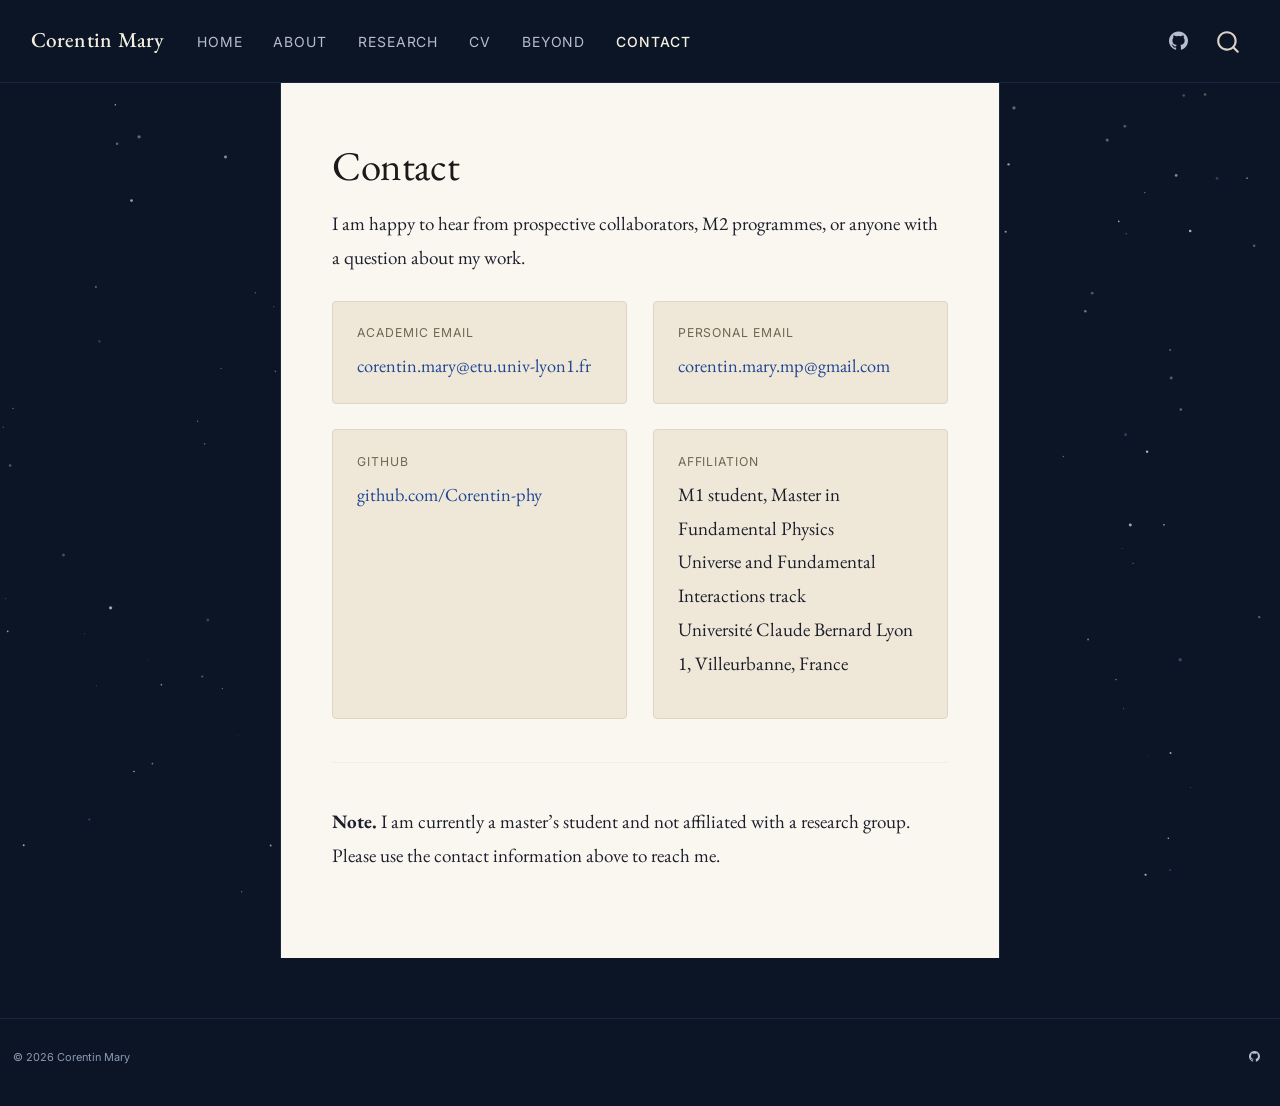
<file: docs/contact.html>
<!DOCTYPE html>
<html xmlns="http://www.w3.org/1999/xhtml" lang="en" xml:lang="en"><head>

<meta charset="utf-8">
<meta name="generator" content="quarto-1.9.37">

<meta name="viewport" content="width=device-width, initial-scale=1.0, user-scalable=yes">


<title>Contact – Corentin Mary</title>
<style>
/* Default styles provided by pandoc.
** See https://pandoc.org/MANUAL.html#variables-for-html for config info.
*/
code{white-space: pre-wrap;}
span.smallcaps{font-variant: small-caps;}
div.columns{display: flex; gap: min(4vw, 1.5em);}
div.column{flex: auto; overflow-x: auto;}
div.hanging-indent{margin-left: 1.5em; text-indent: -1.5em;}
ul.task-list{list-style: none;}
ul.task-list li input[type="checkbox"] {
  width: 0.8em;
  margin: 0 0.8em 0.2em -1em; /* quarto-specific, see https://github.com/quarto-dev/quarto-cli/issues/4556 */ 
  vertical-align: middle;
}
</style>


<script src="site_libs/quarto-nav/quarto-nav.js"></script>
<script src="site_libs/quarto-nav/headroom.min.js"></script>
<script src="site_libs/clipboard/clipboard.min.js"></script>
<script src="site_libs/quarto-search/autocomplete.umd.js"></script>
<script src="site_libs/quarto-search/fuse.min.js"></script>
<script src="site_libs/quarto-search/quarto-search.js"></script>
<meta name="quarto:offset" content="./">
<link href="./assets/img/favicon.png" rel="icon" type="image/png">
<script src="site_libs/quarto-html/quarto.js" type="module"></script>
<script src="site_libs/quarto-html/tabsets/tabsets.js" type="module"></script>
<script src="site_libs/quarto-html/popper.min.js"></script>
<script src="site_libs/quarto-html/tippy.umd.min.js"></script>
<script src="site_libs/quarto-html/anchor.min.js"></script>
<link href="site_libs/quarto-html/tippy.css" rel="stylesheet">
<link href="site_libs/quarto-html/quarto-syntax-highlighting-dark-d0ae9245876894da5ac7e18953ecc5cc.css" rel="stylesheet" id="quarto-text-highlighting-styles">
<script src="site_libs/bootstrap/bootstrap.min.js"></script>
<link href="site_libs/bootstrap/bootstrap-icons.css" rel="stylesheet">
<link href="site_libs/bootstrap/bootstrap-0bd690681281e1ab984935f1b12107be.min.css" rel="stylesheet" append-hash="true" id="quarto-bootstrap" data-mode="dark">
<script id="quarto-search-options" type="application/json">{
  "location": "navbar",
  "copy-button": false,
  "collapse-after": 3,
  "panel-placement": "end",
  "type": "overlay",
  "limit": 50,
  "keyboard-shortcut": [
    "f",
    "/",
    "s"
  ],
  "show-item-context": false,
  "language": {
    "search-no-results-text": "No results",
    "search-matching-documents-text": "matching documents",
    "search-copy-link-title": "Copy link to search",
    "search-hide-matches-text": "Hide additional matches",
    "search-more-match-text": "more match in this document",
    "search-more-matches-text": "more matches in this document",
    "search-clear-button-title": "Clear",
    "search-text-placeholder": "",
    "search-detached-cancel-button-title": "Cancel",
    "search-submit-button-title": "Submit",
    "search-label": "Search"
  }
}</script>
<link rel="preconnect" href="https://fonts.googleapis.com">
<link rel="preconnect" href="https://fonts.gstatic.com" crossorigin="">
<link href="https://fonts.googleapis.com/css2?family=EB+Garamond:ital,wght@0,400;0,500;0,600;1,400;1,500&amp;family=Inter:wght@300;400;500&amp;display=swap" rel="stylesheet">


<link rel="stylesheet" href="assets/css/extra.css">
</head>

<body class="nav-fixed quarto-light">

<div id="quarto-search-results"></div>
  <header id="quarto-header" class="headroom fixed-top">
    <nav class="navbar navbar-expand-lg " data-bs-theme="dark">
      <div class="navbar-container container-fluid">
      <div class="navbar-brand-container mx-auto">
    <a class="navbar-brand" href="./index.html">
    <span class="navbar-title">Corentin Mary</span>
    </a>
  </div>
            <div id="quarto-search" class="" title="Search"></div>
          <button class="navbar-toggler" type="button" data-bs-toggle="collapse" data-bs-target="#navbarCollapse" aria-controls="navbarCollapse" role="menu" aria-expanded="false" aria-label="Toggle navigation" onclick="if (window.quartoToggleHeadroom) { window.quartoToggleHeadroom(); }">
  <span class="navbar-toggler-icon"></span>
</button>
          <div class="collapse navbar-collapse" id="navbarCollapse">
            <ul class="navbar-nav navbar-nav-scroll me-auto">
  <li class="nav-item">
    <a class="nav-link" href="./index.html"> 
<span class="menu-text">Home</span></a>
  </li>  
  <li class="nav-item">
    <a class="nav-link" href="./about.html"> 
<span class="menu-text">About</span></a>
  </li>  
  <li class="nav-item">
    <a class="nav-link" href="./research.html"> 
<span class="menu-text">Research</span></a>
  </li>  
  <li class="nav-item">
    <a class="nav-link" href="./cv.html"> 
<span class="menu-text">CV</span></a>
  </li>  
  <li class="nav-item">
    <a class="nav-link" href="./personal.html"> 
<span class="menu-text">Beyond</span></a>
  </li>  
  <li class="nav-item">
    <a class="nav-link active" href="./contact.html" aria-current="page"> 
<span class="menu-text">Contact</span></a>
  </li>  
</ul>
            <ul class="navbar-nav navbar-nav-scroll ms-auto">
  <li class="nav-item compact">
    <a class="nav-link" href="https://github.com/Corentin-phy"> <i class="bi bi-github" role="img" aria-label="GitHub">
</i> 
<span class="menu-text"></span></a>
  </li>  
</ul>
          </div> <!-- /navcollapse -->
            <div class="quarto-navbar-tools">
</div>
      </div> <!-- /container-fluid -->
    </nav>
</header>
<!-- content -->
<div id="quarto-content" class="quarto-container page-columns page-rows-contents page-layout-full page-navbar">
<!-- sidebar -->
<!-- margin-sidebar -->
    
<!-- main -->
<main class="content column-page" id="quarto-document-content">

<header id="title-block-header" class="quarto-title-block default">
<div class="quarto-title">
<h1 class="title">Contact</h1>
</div>



<div class="quarto-title-meta column-page">

    
  
    
  </div>
  


</header>


<p>I am happy to hear from prospective collaborators, M2 programmes, or anyone with a question about my work.</p>
<div class="contact-grid">
<div class="contact-item">
<div class="contact-item__label">
Academic email
</div>
<div class="contact-item__value">
<a href="mailto:corentin.mary@etu.univ-lyon1.fr">corentin.mary@etu.univ-lyon1.fr</a>
</div>
</div>
<div class="contact-item">
<div class="contact-item__label">
Personal email
</div>
<div class="contact-item__value">
<a href="mailto:corentin.mary.mp@gmail.com">corentin.mary.mp@gmail.com</a>
</div>
</div>
<div class="contact-item">
<div class="contact-item__label">
GitHub
</div>
<div class="contact-item__value">
<a href="https://github.com/Corentin-phy" target="_blank">github.com/Corentin-phy</a>
</div>
</div>
<div class="contact-item">
<div class="contact-item__label">
Affiliation
</div>
<div class="contact-item__value" style="font-size:0.95rem; line-height:1.5;">
<p>M1 student, Master in Fundamental Physics<br> Universe and Fundamental Interactions track<br> Université Claude Bernard Lyon 1, Villeurbanne, France</p>
</div>
</div>
</div>
<hr>
<p><strong>Note.</strong> I am currently a master’s student and not affiliated with a research group. Please use the contact information above to reach me.</p>



</main> <!-- /main -->
<script id="quarto-html-after-body" type="application/javascript">
  window.document.addEventListener("DOMContentLoaded", function (event) {
    const icon = "";
    const anchorJS = new window.AnchorJS();
    anchorJS.options = {
      placement: 'right',
      icon: icon
    };
    anchorJS.add('.anchored');
    const isCodeAnnotation = (el) => {
      for (const clz of el.classList) {
        if (clz.startsWith('code-annotation-')) {                     
          return true;
        }
      }
      return false;
    }
    const onCopySuccess = function(e) {
      // button target
      const button = e.trigger;
      // don't keep focus
      button.blur();
      // flash "checked"
      button.classList.add('code-copy-button-checked');
      var currentTitle = button.getAttribute("title");
      button.setAttribute("title", "Copied!");
      let tooltip;
      if (window.bootstrap) {
        button.setAttribute("data-bs-toggle", "tooltip");
        button.setAttribute("data-bs-placement", "left");
        button.setAttribute("data-bs-title", "Copied!");
        tooltip = new bootstrap.Tooltip(button, 
          { trigger: "manual", 
            customClass: "code-copy-button-tooltip",
            offset: [0, -8]});
        tooltip.show();    
      }
      setTimeout(function() {
        if (tooltip) {
          tooltip.hide();
          button.removeAttribute("data-bs-title");
          button.removeAttribute("data-bs-toggle");
          button.removeAttribute("data-bs-placement");
        }
        button.setAttribute("title", currentTitle);
        button.classList.remove('code-copy-button-checked');
      }, 1000);
      // clear code selection
      e.clearSelection();
    }
    const getTextToCopy = function(trigger) {
      const outerScaffold = trigger.parentElement.cloneNode(true);
      const codeEl = outerScaffold.querySelector('code');
      for (const childEl of codeEl.children) {
        if (isCodeAnnotation(childEl)) {
          childEl.remove();
        }
      }
      return codeEl.innerText;
    }
    const clipboard = new window.ClipboardJS('.code-copy-button:not([data-in-quarto-modal])', {
      text: getTextToCopy
    });
    clipboard.on('success', onCopySuccess);
    if (window.document.getElementById('quarto-embedded-source-code-modal')) {
      const clipboardModal = new window.ClipboardJS('.code-copy-button[data-in-quarto-modal]', {
        text: getTextToCopy,
        container: window.document.getElementById('quarto-embedded-source-code-modal')
      });
      clipboardModal.on('success', onCopySuccess);
    }
      var localhostRegex = new RegExp(/^(?:http|https):\/\/localhost\:?[0-9]*\//);
      var mailtoRegex = new RegExp(/^mailto:/);
        var filterRegex = new RegExp('/' + window.location.host + '/');
      var isInternal = (href) => {
          return filterRegex.test(href) || localhostRegex.test(href) || mailtoRegex.test(href);
      }
      // Inspect non-navigation links and adorn them if external
     var links = window.document.querySelectorAll('a[href]:not(.nav-link):not(.navbar-brand):not(.toc-action):not(.sidebar-link):not(.sidebar-item-toggle):not(.pagination-link):not(.no-external):not([aria-hidden]):not(.dropdown-item):not(.quarto-navigation-tool):not(.about-link)');
      for (var i=0; i<links.length; i++) {
        const link = links[i];
        if (!isInternal(link.href)) {
          // undo the damage that might have been done by quarto-nav.js in the case of
          // links that we want to consider external
          if (link.dataset.originalHref !== undefined) {
            link.href = link.dataset.originalHref;
          }
        }
      }
    function tippyHover(el, contentFn, onTriggerFn, onUntriggerFn) {
      const config = {
        allowHTML: true,
        maxWidth: 500,
        delay: 100,
        arrow: false,
        appendTo: function(el) {
            return el.parentElement;
        },
        interactive: true,
        interactiveBorder: 10,
        theme: 'quarto',
        placement: 'bottom-start',
      };
      if (contentFn) {
        config.content = contentFn;
      }
      if (onTriggerFn) {
        config.onTrigger = onTriggerFn;
      }
      if (onUntriggerFn) {
        config.onUntrigger = onUntriggerFn;
      }
      window.tippy(el, config); 
    }
    const noterefs = window.document.querySelectorAll('a[role="doc-noteref"]');
    for (var i=0; i<noterefs.length; i++) {
      const ref = noterefs[i];
      tippyHover(ref, function() {
        // use id or data attribute instead here
        let href = ref.getAttribute('data-footnote-href') || ref.getAttribute('href');
        try { href = new URL(href).hash; } catch {}
        const id = href.replace(/^#\/?/, "");
        const note = window.document.getElementById(id);
        if (note) {
          return note.innerHTML;
        } else {
          return "";
        }
      });
    }
    const xrefs = window.document.querySelectorAll('a.quarto-xref');
    const processXRef = (id, note) => {
      // Strip column container classes
      const stripColumnClz = (el) => {
        el.classList.remove("page-full", "page-columns");
        if (el.children) {
          for (const child of el.children) {
            stripColumnClz(child);
          }
        }
      }
      stripColumnClz(note)
      if (id === null || id.startsWith('sec-')) {
        // Special case sections, only their first couple elements
        const container = document.createElement("div");
        if (note.children && note.children.length > 2) {
          container.appendChild(note.children[0].cloneNode(true));
          for (let i = 1; i < note.children.length; i++) {
            const child = note.children[i];
            if (child.tagName === "P" && child.innerText === "") {
              continue;
            } else {
              container.appendChild(child.cloneNode(true));
              break;
            }
          }
          if (window.Quarto?.typesetMath) {
            window.Quarto.typesetMath(container);
          }
          return container.innerHTML
        } else {
          if (window.Quarto?.typesetMath) {
            window.Quarto.typesetMath(note);
          }
          return note.innerHTML;
        }
      } else {
        // Remove any anchor links if they are present
        const anchorLink = note.querySelector('a.anchorjs-link');
        if (anchorLink) {
          anchorLink.remove();
        }
        if (window.Quarto?.typesetMath) {
          window.Quarto.typesetMath(note);
        }
        if (note.classList.contains("callout")) {
          return note.outerHTML;
        } else {
          return note.innerHTML;
        }
      }
    }
    for (var i=0; i<xrefs.length; i++) {
      const xref = xrefs[i];
      tippyHover(xref, undefined, function(instance) {
        instance.disable();
        let url = xref.getAttribute('href');
        let hash = undefined; 
        if (url.startsWith('#')) {
          hash = url;
        } else {
          try { hash = new URL(url).hash; } catch {}
        }
        if (hash) {
          const id = hash.replace(/^#\/?/, "");
          const note = window.document.getElementById(id);
          if (note !== null) {
            try {
              const html = processXRef(id, note.cloneNode(true));
              instance.setContent(html);
            } finally {
              instance.enable();
              instance.show();
            }
          } else {
            // See if we can fetch this
            fetch(url.split('#')[0])
            .then(res => res.text())
            .then(html => {
              const parser = new DOMParser();
              const htmlDoc = parser.parseFromString(html, "text/html");
              const note = htmlDoc.getElementById(id);
              if (note !== null) {
                const html = processXRef(id, note);
                instance.setContent(html);
              } 
            }).finally(() => {
              instance.enable();
              instance.show();
            });
          }
        } else {
          // See if we can fetch a full url (with no hash to target)
          // This is a special case and we should probably do some content thinning / targeting
          fetch(url)
          .then(res => res.text())
          .then(html => {
            const parser = new DOMParser();
            const htmlDoc = parser.parseFromString(html, "text/html");
            const note = htmlDoc.querySelector('main.content');
            if (note !== null) {
              // This should only happen for chapter cross references
              // (since there is no id in the URL)
              // remove the first header
              if (note.children.length > 0 && note.children[0].tagName === "HEADER") {
                note.children[0].remove();
              }
              const html = processXRef(null, note);
              instance.setContent(html);
            } 
          }).finally(() => {
            instance.enable();
            instance.show();
          });
        }
      }, function(instance) {
      });
    }
        let selectedAnnoteEl;
        const selectorForAnnotation = ( cell, annotation) => {
          let cellAttr = 'data-code-cell="' + cell + '"';
          let lineAttr = 'data-code-annotation="' +  annotation + '"';
          const selector = 'span[' + cellAttr + '][' + lineAttr + ']';
          return selector;
        }
        const selectCodeLines = (annoteEl) => {
          const doc = window.document;
          const targetCell = annoteEl.getAttribute("data-target-cell");
          const targetAnnotation = annoteEl.getAttribute("data-target-annotation");
          const annoteSpan = window.document.querySelector(selectorForAnnotation(targetCell, targetAnnotation));
          const lines = annoteSpan.getAttribute("data-code-lines").split(",");
          const lineIds = lines.map((line) => {
            return targetCell + "-" + line;
          })
          let top = null;
          let height = null;
          let parent = null;
          if (lineIds.length > 0) {
              //compute the position of the single el (top and bottom and make a div)
              const el = window.document.getElementById(lineIds[0]);
              top = el.offsetTop;
              height = el.offsetHeight;
              parent = el.parentElement.parentElement;
            if (lineIds.length > 1) {
              const lastEl = window.document.getElementById(lineIds[lineIds.length - 1]);
              const bottom = lastEl.offsetTop + lastEl.offsetHeight;
              height = bottom - top;
            }
            if (top !== null && height !== null && parent !== null) {
              // cook up a div (if necessary) and position it 
              let div = window.document.getElementById("code-annotation-line-highlight");
              if (div === null) {
                div = window.document.createElement("div");
                div.setAttribute("id", "code-annotation-line-highlight");
                div.style.position = 'absolute';
                parent.appendChild(div);
              }
              div.style.top = top - 2 + "px";
              div.style.height = height + 4 + "px";
              div.style.left = 0;
              let gutterDiv = window.document.getElementById("code-annotation-line-highlight-gutter");
              if (gutterDiv === null) {
                gutterDiv = window.document.createElement("div");
                gutterDiv.setAttribute("id", "code-annotation-line-highlight-gutter");
                gutterDiv.style.position = 'absolute';
                const codeCell = window.document.getElementById(targetCell);
                const gutter = codeCell.querySelector('.code-annotation-gutter');
                gutter.appendChild(gutterDiv);
              }
              gutterDiv.style.top = top - 2 + "px";
              gutterDiv.style.height = height + 4 + "px";
            }
            selectedAnnoteEl = annoteEl;
          }
        };
        const unselectCodeLines = () => {
          const elementsIds = ["code-annotation-line-highlight", "code-annotation-line-highlight-gutter"];
          elementsIds.forEach((elId) => {
            const div = window.document.getElementById(elId);
            if (div) {
              div.remove();
            }
          });
          selectedAnnoteEl = undefined;
        };
          // Handle positioning of the toggle
      window.addEventListener(
        "resize",
        throttle(() => {
          elRect = undefined;
          if (selectedAnnoteEl) {
            selectCodeLines(selectedAnnoteEl);
          }
        }, 10)
      );
      function throttle(fn, ms) {
      let throttle = false;
      let timer;
        return (...args) => {
          if(!throttle) { // first call gets through
              fn.apply(this, args);
              throttle = true;
          } else { // all the others get throttled
              if(timer) clearTimeout(timer); // cancel #2
              timer = setTimeout(() => {
                fn.apply(this, args);
                timer = throttle = false;
              }, ms);
          }
        };
      }
        // Attach click handler to the DT
        const annoteDls = window.document.querySelectorAll('dt[data-target-cell]');
        for (const annoteDlNode of annoteDls) {
          annoteDlNode.addEventListener('click', (event) => {
            const clickedEl = event.target;
            if (clickedEl !== selectedAnnoteEl) {
              unselectCodeLines();
              const activeEl = window.document.querySelector('dt[data-target-cell].code-annotation-active');
              if (activeEl) {
                activeEl.classList.remove('code-annotation-active');
              }
              selectCodeLines(clickedEl);
              clickedEl.classList.add('code-annotation-active');
            } else {
              // Unselect the line
              unselectCodeLines();
              clickedEl.classList.remove('code-annotation-active');
            }
          });
        }
    const findCites = (el) => {
      const parentEl = el.parentElement;
      if (parentEl) {
        const cites = parentEl.dataset.cites;
        if (cites) {
          return {
            el,
            cites: cites.split(' ')
          };
        } else {
          return findCites(el.parentElement)
        }
      } else {
        return undefined;
      }
    };
    var bibliorefs = window.document.querySelectorAll('a[role="doc-biblioref"]');
    for (var i=0; i<bibliorefs.length; i++) {
      const ref = bibliorefs[i];
      const citeInfo = findCites(ref);
      if (citeInfo) {
        tippyHover(citeInfo.el, function() {
          var popup = window.document.createElement('div');
          citeInfo.cites.forEach(function(cite) {
            var citeDiv = window.document.createElement('div');
            citeDiv.classList.add('hanging-indent');
            citeDiv.classList.add('csl-entry');
            var biblioDiv = window.document.getElementById('ref-' + cite);
            if (biblioDiv) {
              citeDiv.innerHTML = biblioDiv.innerHTML;
            }
            popup.appendChild(citeDiv);
          });
          return popup.innerHTML;
        });
      }
    }
  });
  </script>
</div> <!-- /content -->
<footer class="footer">
  <div class="nav-footer">
    <div class="nav-footer-left">
<p>© 2026 Corentin Mary</p>
</div>   
    <div class="nav-footer-center">
      &nbsp;
    </div>
    <div class="nav-footer-right">
      <ul class="footer-items list-unstyled">
    <li class="nav-item compact">
    <a class="nav-link" href="https://github.com/Corentin-phy">
      <i class="bi bi-github" role="img">
</i> 
    </a>
  </li>  
</ul>
    </div>
  </div>
</footer>
<script src="assets/js/starfield.js"></script>




</body></html>
</file>
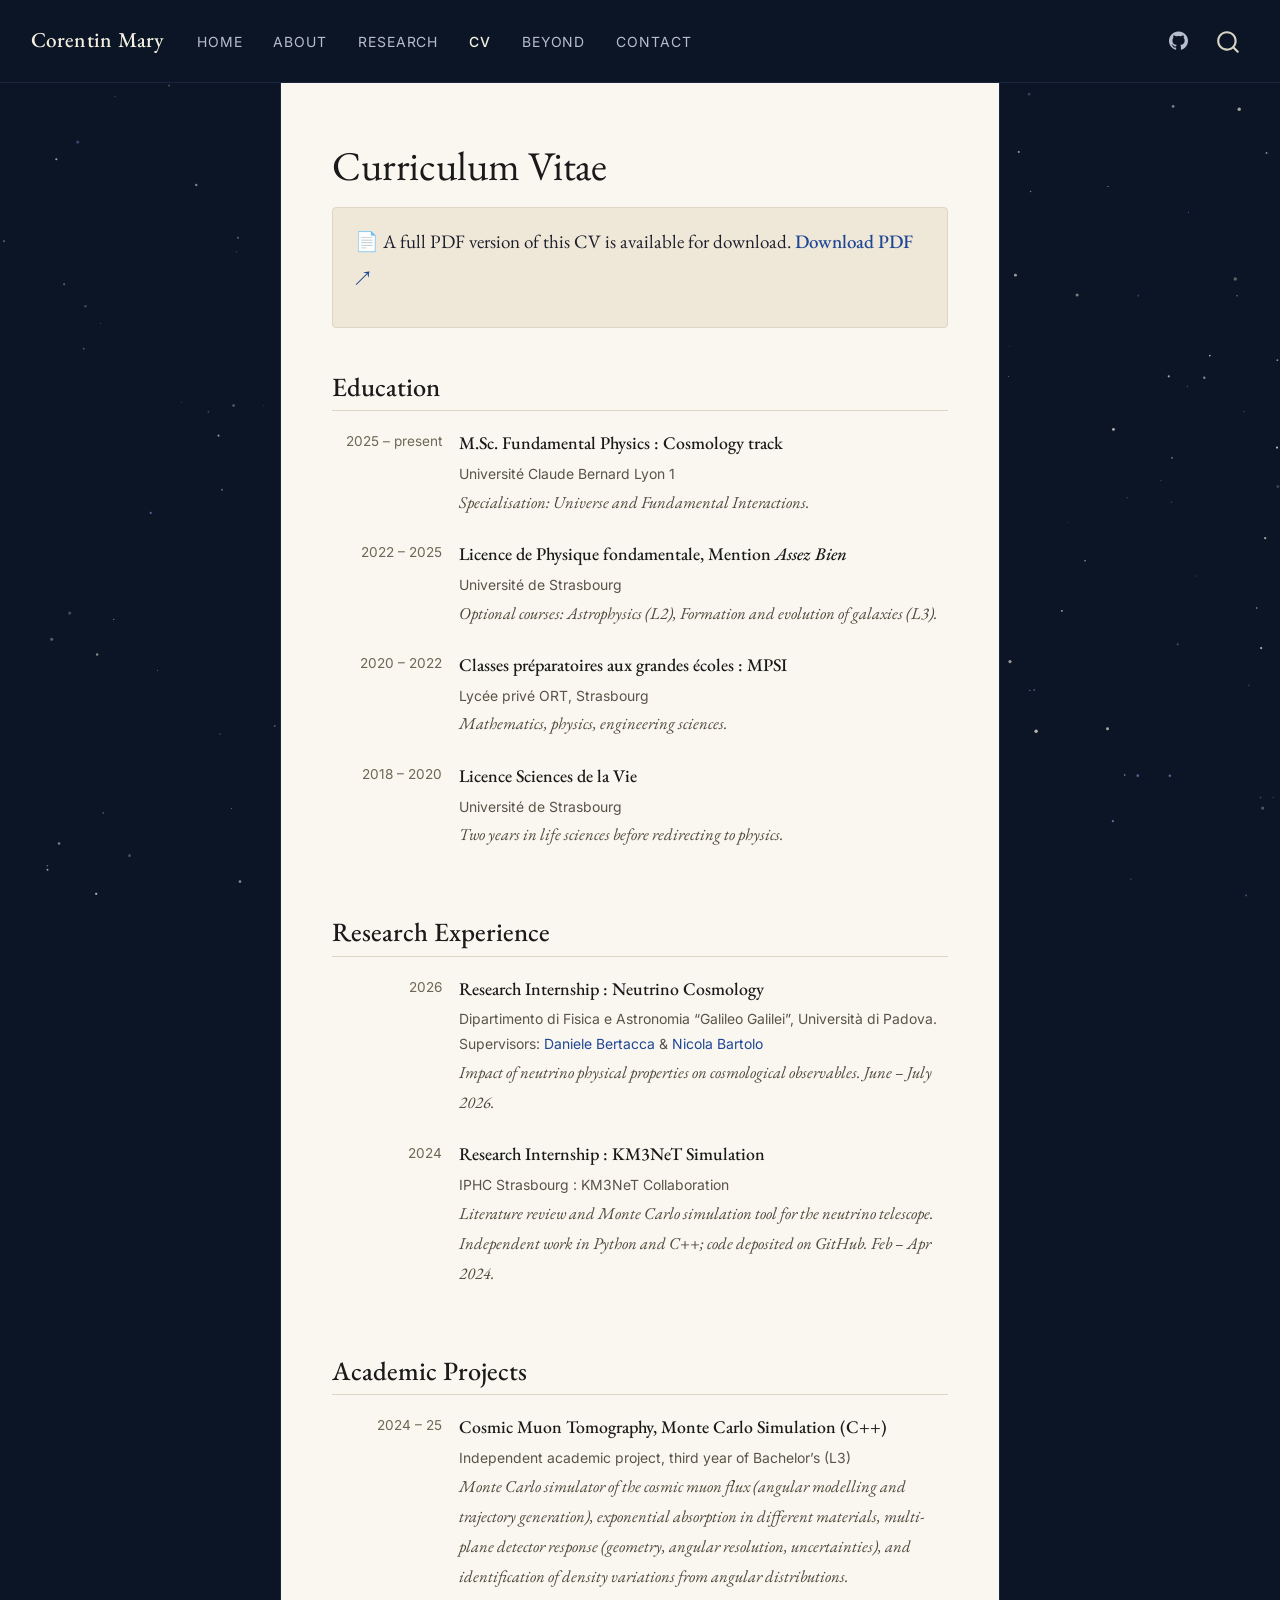
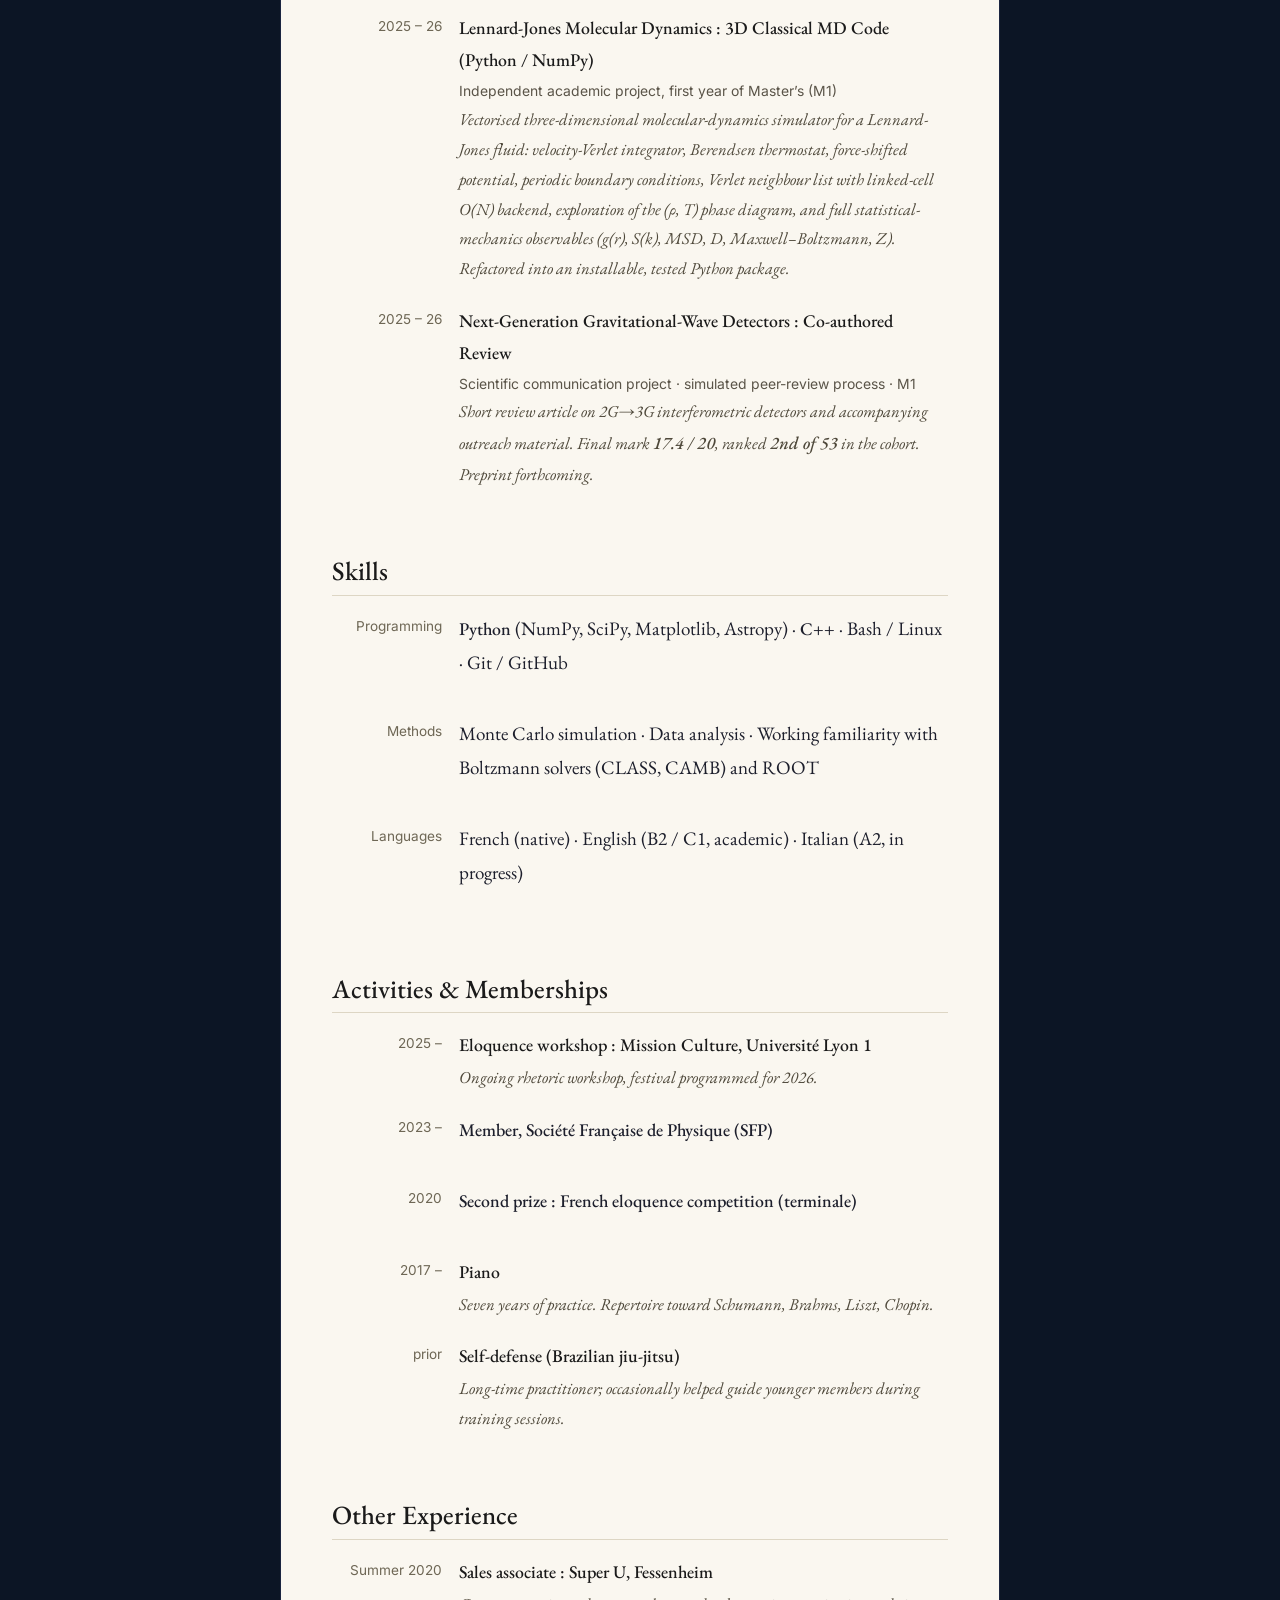
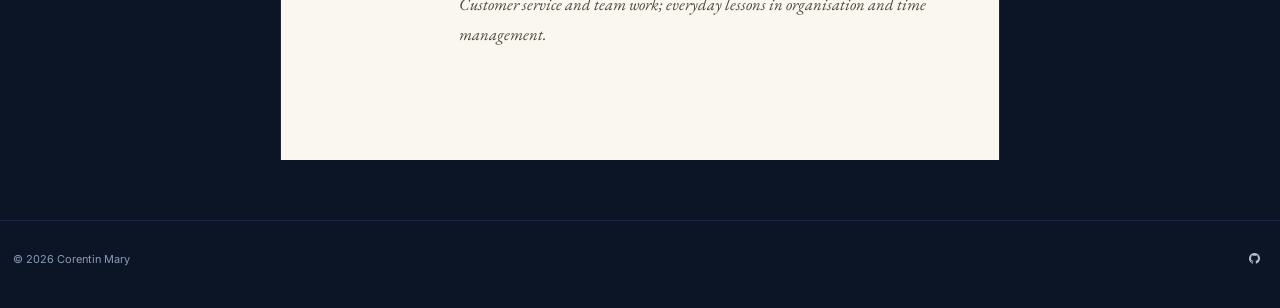
<file: docs/cv.html>
<!DOCTYPE html>
<html xmlns="http://www.w3.org/1999/xhtml" lang="en" xml:lang="en"><head>

<meta charset="utf-8">
<meta name="generator" content="quarto-1.9.37">

<meta name="viewport" content="width=device-width, initial-scale=1.0, user-scalable=yes">


<title>Curriculum Vitae – Corentin Mary</title>
<style>
/* Default styles provided by pandoc.
** See https://pandoc.org/MANUAL.html#variables-for-html for config info.
*/
code{white-space: pre-wrap;}
span.smallcaps{font-variant: small-caps;}
div.columns{display: flex; gap: min(4vw, 1.5em);}
div.column{flex: auto; overflow-x: auto;}
div.hanging-indent{margin-left: 1.5em; text-indent: -1.5em;}
ul.task-list{list-style: none;}
ul.task-list li input[type="checkbox"] {
  width: 0.8em;
  margin: 0 0.8em 0.2em -1em; /* quarto-specific, see https://github.com/quarto-dev/quarto-cli/issues/4556 */ 
  vertical-align: middle;
}
</style>


<script src="site_libs/quarto-nav/quarto-nav.js"></script>
<script src="site_libs/quarto-nav/headroom.min.js"></script>
<script src="site_libs/clipboard/clipboard.min.js"></script>
<script src="site_libs/quarto-search/autocomplete.umd.js"></script>
<script src="site_libs/quarto-search/fuse.min.js"></script>
<script src="site_libs/quarto-search/quarto-search.js"></script>
<meta name="quarto:offset" content="./">
<link href="./assets/img/favicon.png" rel="icon" type="image/png">
<script src="site_libs/quarto-html/quarto.js" type="module"></script>
<script src="site_libs/quarto-html/tabsets/tabsets.js" type="module"></script>
<script src="site_libs/quarto-html/popper.min.js"></script>
<script src="site_libs/quarto-html/tippy.umd.min.js"></script>
<script src="site_libs/quarto-html/anchor.min.js"></script>
<link href="site_libs/quarto-html/tippy.css" rel="stylesheet">
<link href="site_libs/quarto-html/quarto-syntax-highlighting-dark-d0ae9245876894da5ac7e18953ecc5cc.css" rel="stylesheet" id="quarto-text-highlighting-styles">
<script src="site_libs/bootstrap/bootstrap.min.js"></script>
<link href="site_libs/bootstrap/bootstrap-icons.css" rel="stylesheet">
<link href="site_libs/bootstrap/bootstrap-0bd690681281e1ab984935f1b12107be.min.css" rel="stylesheet" append-hash="true" id="quarto-bootstrap" data-mode="dark">
<script id="quarto-search-options" type="application/json">{
  "location": "navbar",
  "copy-button": false,
  "collapse-after": 3,
  "panel-placement": "end",
  "type": "overlay",
  "limit": 50,
  "keyboard-shortcut": [
    "f",
    "/",
    "s"
  ],
  "show-item-context": false,
  "language": {
    "search-no-results-text": "No results",
    "search-matching-documents-text": "matching documents",
    "search-copy-link-title": "Copy link to search",
    "search-hide-matches-text": "Hide additional matches",
    "search-more-match-text": "more match in this document",
    "search-more-matches-text": "more matches in this document",
    "search-clear-button-title": "Clear",
    "search-text-placeholder": "",
    "search-detached-cancel-button-title": "Cancel",
    "search-submit-button-title": "Submit",
    "search-label": "Search"
  }
}</script>
<link rel="preconnect" href="https://fonts.googleapis.com">
<link rel="preconnect" href="https://fonts.gstatic.com" crossorigin="">
<link href="https://fonts.googleapis.com/css2?family=EB+Garamond:ital,wght@0,400;0,500;0,600;1,400;1,500&amp;family=Inter:wght@300;400;500&amp;display=swap" rel="stylesheet">


<link rel="stylesheet" href="assets/css/extra.css">
</head>

<body class="nav-fixed quarto-light">

<div id="quarto-search-results"></div>
  <header id="quarto-header" class="headroom fixed-top">
    <nav class="navbar navbar-expand-lg " data-bs-theme="dark">
      <div class="navbar-container container-fluid">
      <div class="navbar-brand-container mx-auto">
    <a class="navbar-brand" href="./index.html">
    <span class="navbar-title">Corentin Mary</span>
    </a>
  </div>
            <div id="quarto-search" class="" title="Search"></div>
          <button class="navbar-toggler" type="button" data-bs-toggle="collapse" data-bs-target="#navbarCollapse" aria-controls="navbarCollapse" role="menu" aria-expanded="false" aria-label="Toggle navigation" onclick="if (window.quartoToggleHeadroom) { window.quartoToggleHeadroom(); }">
  <span class="navbar-toggler-icon"></span>
</button>
          <div class="collapse navbar-collapse" id="navbarCollapse">
            <ul class="navbar-nav navbar-nav-scroll me-auto">
  <li class="nav-item">
    <a class="nav-link" href="./index.html"> 
<span class="menu-text">Home</span></a>
  </li>  
  <li class="nav-item">
    <a class="nav-link" href="./about.html"> 
<span class="menu-text">About</span></a>
  </li>  
  <li class="nav-item">
    <a class="nav-link" href="./research.html"> 
<span class="menu-text">Research</span></a>
  </li>  
  <li class="nav-item">
    <a class="nav-link active" href="./cv.html" aria-current="page"> 
<span class="menu-text">CV</span></a>
  </li>  
  <li class="nav-item">
    <a class="nav-link" href="./personal.html"> 
<span class="menu-text">Beyond</span></a>
  </li>  
  <li class="nav-item">
    <a class="nav-link" href="./contact.html"> 
<span class="menu-text">Contact</span></a>
  </li>  
</ul>
            <ul class="navbar-nav navbar-nav-scroll ms-auto">
  <li class="nav-item compact">
    <a class="nav-link" href="https://github.com/Corentin-phy"> <i class="bi bi-github" role="img" aria-label="GitHub">
</i> 
<span class="menu-text"></span></a>
  </li>  
</ul>
          </div> <!-- /navcollapse -->
            <div class="quarto-navbar-tools">
</div>
      </div> <!-- /container-fluid -->
    </nav>
</header>
<!-- content -->
<div id="quarto-content" class="quarto-container page-columns page-rows-contents page-layout-full page-navbar">
<!-- sidebar -->
<!-- margin-sidebar -->
    
<!-- main -->
<main class="content column-page" id="quarto-document-content">

<header id="title-block-header" class="quarto-title-block default">
<div class="quarto-title">
<h1 class="title">Curriculum Vitae</h1>
</div>



<div class="quarto-title-meta column-page">

    
  
    
  </div>
  


</header>


<div class="cv-download-banner">
<p>📄 A full PDF version of this CV is available for download. <a href="assets/cv-corentin-mary.pdf" target="_blank">Download PDF ↗</a></p>
</div>
<section id="education" class="level2">
<h2 class="anchored" data-anchor-id="education">Education</h2>
<div class="cv-section">
<div class="cv-entry">
<div class="cv-entry__date">
2025 – present
</div>
<div class="cv-entry__content">
<strong>M.Sc. Fundamental Physics : Cosmology track</strong>
<div class="cv-institution">
Université Claude Bernard Lyon 1
</div>
<div class="cv-detail">
Specialisation: Universe and Fundamental Interactions.
</div>
</div>
</div>
<div class="cv-entry">
<div class="cv-entry__date">
2022 – 2025
</div>
<div class="cv-entry__content">
<strong>Licence de Physique fondamentale, Mention <em>Assez Bien</em></strong>
<div class="cv-institution">
Université de Strasbourg
</div>
<div class="cv-detail">
Optional courses: Astrophysics (L2), Formation and evolution of galaxies (L3).
</div>
</div>
</div>
<div class="cv-entry">
<div class="cv-entry__date">
2020 – 2022
</div>
<div class="cv-entry__content">
<strong>Classes préparatoires aux grandes écoles : MPSI</strong>
<div class="cv-institution">
Lycée privé ORT, Strasbourg
</div>
<div class="cv-detail">
Mathematics, physics, engineering sciences.
</div>
</div>
</div>
<div class="cv-entry">
<div class="cv-entry__date">
2018 – 2020
</div>
<div class="cv-entry__content">
<strong>Licence Sciences de la Vie</strong>
<div class="cv-institution">
Université de Strasbourg
</div>
<div class="cv-detail">
Two years in life sciences before redirecting to physics.
</div>
</div>
</div>
</div>
</section>
<section id="research-experience" class="level2">
<h2 class="anchored" data-anchor-id="research-experience">Research Experience</h2>
<div class="cv-section">
<div class="cv-entry">
<div class="cv-entry__date">
2026
</div>
<div class="cv-entry__content">
<strong>Research Internship : Neutrino Cosmology</strong>
<div class="cv-institution">
Dipartimento di Fisica e Astronomia “Galileo Galilei”, Università di Padova. Supervisors: <a href="https://www.dfa.unipd.it/en/live-people/detail/index.php?key=BF190DDCD6865DB534188270BD321288" target="_blank">Daniele Bertacca</a> &amp; <a href="https://www.unipd.it/de/contatti/nicola.bartolo" target="_blank">Nicola Bartolo</a>
</div>
<div class="cv-detail">
Impact of neutrino physical properties on cosmological observables. June – July 2026.
</div>
</div>
</div>
<div class="cv-entry">
<div class="cv-entry__date">
2024
</div>
<div class="cv-entry__content">
<strong>Research Internship : KM3NeT Simulation</strong>
<div class="cv-institution">
IPHC Strasbourg : KM3NeT Collaboration
</div>
<div class="cv-detail">
Literature review and Monte Carlo simulation tool for the neutrino telescope. Independent work in Python and C++; code deposited on GitHub. Feb – Apr 2024.
</div>
</div>
</div>
</div>
</section>
<section id="academic-projects" class="level2">
<h2 class="anchored" data-anchor-id="academic-projects">Academic Projects</h2>
<div class="cv-section">
<div class="cv-entry">
<div class="cv-entry__date">
2024 – 25
</div>
<div class="cv-entry__content">
<strong>Cosmic Muon Tomography, Monte Carlo Simulation (C++)</strong>
<div class="cv-institution">
Independent academic project, third year of Bachelor’s (L3)
</div>
<div class="cv-detail">
Monte Carlo simulator of the cosmic muon flux (angular modelling and trajectory generation), exponential absorption in different materials, multi-plane detector response (geometry, angular resolution, uncertainties), and identification of density variations from angular distributions.
</div>
</div>
</div>
<div class="cv-entry">
<div class="cv-entry__date">
2025 – 26
</div>
<div class="cv-entry__content">
<strong>Lennard-Jones Molecular Dynamics : 3D Classical MD Code (Python / NumPy)</strong>
<div class="cv-institution">
Independent academic project, first year of Master’s (M1)
</div>
<div class="cv-detail">
Vectorised three-dimensional molecular-dynamics simulator for a Lennard-Jones fluid: velocity-Verlet integrator, Berendsen thermostat, force-shifted potential, periodic boundary conditions, Verlet neighbour list with linked-cell <em>O(N)</em> backend, exploration of the (ρ, T) phase diagram, and full statistical-mechanics observables (g(r), S(k), MSD, D, Maxwell–Boltzmann, Z). Refactored into an installable, tested Python package.
</div>
</div>
</div>
<div class="cv-entry">
<div class="cv-entry__date">
2025 – 26
</div>
<div class="cv-entry__content">
<strong>Next-Generation Gravitational-Wave Detectors : Co-authored Review</strong>
<div class="cv-institution">
Scientific communication project · simulated peer-review process · M1
</div>
<div class="cv-detail">
Short review article on 2G→3G interferometric detectors and accompanying outreach material. Final mark <strong>17.4 / 20</strong>, ranked <strong>2nd of 53</strong> in the cohort. Preprint forthcoming.
</div>
</div>
</div>
</div>
</section>
<section id="skills" class="level2">
<h2 class="anchored" data-anchor-id="skills">Skills</h2>
<div class="cv-section">
<div class="cv-entry">
<div class="cv-entry__date">
Programming
</div>
<div class="cv-entry__content">
<p><strong>Python</strong> (NumPy, SciPy, Matplotlib, Astropy) · <strong>C++</strong> · Bash / Linux · Git / GitHub</p>
</div>
</div>
<div class="cv-entry">
<div class="cv-entry__date">
Methods
</div>
<div class="cv-entry__content">
<p>Monte Carlo simulation · Data analysis · Working familiarity with Boltzmann solvers (CLASS, CAMB) and ROOT</p>
</div>
</div>
<div class="cv-entry">
<div class="cv-entry__date">
Languages
</div>
<div class="cv-entry__content">
<p>French (native) · English (B2 / C1, academic) · Italian (A2, in progress)</p>
</div>
</div>
</div>
</section>
<section id="activities-memberships" class="level2">
<h2 class="anchored" data-anchor-id="activities-memberships">Activities &amp; Memberships</h2>
<div class="cv-section">
<div class="cv-entry">
<div class="cv-entry__date">
2025 –
</div>
<div class="cv-entry__content">
<strong>Eloquence workshop : Mission Culture, Université Lyon 1</strong>
<div class="cv-detail">
Ongoing rhetoric workshop, festival programmed for 2026.
</div>
</div>
</div>
<div class="cv-entry">
<div class="cv-entry__date">
2023 –
</div>
<div class="cv-entry__content">
<p><strong>Member, Société Française de Physique (SFP)</strong></p>
</div>
</div>
<div class="cv-entry">
<div class="cv-entry__date">
2020
</div>
<div class="cv-entry__content">
<p><strong>Second prize : French eloquence competition (terminale)</strong></p>
</div>
</div>
<div class="cv-entry">
<div class="cv-entry__date">
2017 –
</div>
<div class="cv-entry__content">
<strong>Piano</strong>
<div class="cv-detail">
Seven years of practice. Repertoire toward Schumann, Brahms, Liszt, Chopin.
</div>
</div>
</div>
<div class="cv-entry">
<div class="cv-entry__date">
prior
</div>
<div class="cv-entry__content">
<strong>Self-defense (Brazilian jiu-jitsu)</strong>
<div class="cv-detail">
Long-time practitioner; occasionally helped guide younger members during training sessions.
</div>
</div>
</div>
</div>
</section>
<section id="other-experience" class="level2">
<h2 class="anchored" data-anchor-id="other-experience">Other Experience</h2>
<div class="cv-section">
<div class="cv-entry">
<div class="cv-entry__date">
Summer 2020
</div>
<div class="cv-entry__content">
<strong>Sales associate : Super U, Fessenheim</strong>
<div class="cv-detail">
Customer service and team work; everyday lessons in organisation and time management.
</div>
</div>
</div>
</div>


</section>

</main> <!-- /main -->
<script id="quarto-html-after-body" type="application/javascript">
  window.document.addEventListener("DOMContentLoaded", function (event) {
    const icon = "";
    const anchorJS = new window.AnchorJS();
    anchorJS.options = {
      placement: 'right',
      icon: icon
    };
    anchorJS.add('.anchored');
    const isCodeAnnotation = (el) => {
      for (const clz of el.classList) {
        if (clz.startsWith('code-annotation-')) {                     
          return true;
        }
      }
      return false;
    }
    const onCopySuccess = function(e) {
      // button target
      const button = e.trigger;
      // don't keep focus
      button.blur();
      // flash "checked"
      button.classList.add('code-copy-button-checked');
      var currentTitle = button.getAttribute("title");
      button.setAttribute("title", "Copied!");
      let tooltip;
      if (window.bootstrap) {
        button.setAttribute("data-bs-toggle", "tooltip");
        button.setAttribute("data-bs-placement", "left");
        button.setAttribute("data-bs-title", "Copied!");
        tooltip = new bootstrap.Tooltip(button, 
          { trigger: "manual", 
            customClass: "code-copy-button-tooltip",
            offset: [0, -8]});
        tooltip.show();    
      }
      setTimeout(function() {
        if (tooltip) {
          tooltip.hide();
          button.removeAttribute("data-bs-title");
          button.removeAttribute("data-bs-toggle");
          button.removeAttribute("data-bs-placement");
        }
        button.setAttribute("title", currentTitle);
        button.classList.remove('code-copy-button-checked');
      }, 1000);
      // clear code selection
      e.clearSelection();
    }
    const getTextToCopy = function(trigger) {
      const outerScaffold = trigger.parentElement.cloneNode(true);
      const codeEl = outerScaffold.querySelector('code');
      for (const childEl of codeEl.children) {
        if (isCodeAnnotation(childEl)) {
          childEl.remove();
        }
      }
      return codeEl.innerText;
    }
    const clipboard = new window.ClipboardJS('.code-copy-button:not([data-in-quarto-modal])', {
      text: getTextToCopy
    });
    clipboard.on('success', onCopySuccess);
    if (window.document.getElementById('quarto-embedded-source-code-modal')) {
      const clipboardModal = new window.ClipboardJS('.code-copy-button[data-in-quarto-modal]', {
        text: getTextToCopy,
        container: window.document.getElementById('quarto-embedded-source-code-modal')
      });
      clipboardModal.on('success', onCopySuccess);
    }
      var localhostRegex = new RegExp(/^(?:http|https):\/\/localhost\:?[0-9]*\//);
      var mailtoRegex = new RegExp(/^mailto:/);
        var filterRegex = new RegExp('/' + window.location.host + '/');
      var isInternal = (href) => {
          return filterRegex.test(href) || localhostRegex.test(href) || mailtoRegex.test(href);
      }
      // Inspect non-navigation links and adorn them if external
     var links = window.document.querySelectorAll('a[href]:not(.nav-link):not(.navbar-brand):not(.toc-action):not(.sidebar-link):not(.sidebar-item-toggle):not(.pagination-link):not(.no-external):not([aria-hidden]):not(.dropdown-item):not(.quarto-navigation-tool):not(.about-link)');
      for (var i=0; i<links.length; i++) {
        const link = links[i];
        if (!isInternal(link.href)) {
          // undo the damage that might have been done by quarto-nav.js in the case of
          // links that we want to consider external
          if (link.dataset.originalHref !== undefined) {
            link.href = link.dataset.originalHref;
          }
        }
      }
    function tippyHover(el, contentFn, onTriggerFn, onUntriggerFn) {
      const config = {
        allowHTML: true,
        maxWidth: 500,
        delay: 100,
        arrow: false,
        appendTo: function(el) {
            return el.parentElement;
        },
        interactive: true,
        interactiveBorder: 10,
        theme: 'quarto',
        placement: 'bottom-start',
      };
      if (contentFn) {
        config.content = contentFn;
      }
      if (onTriggerFn) {
        config.onTrigger = onTriggerFn;
      }
      if (onUntriggerFn) {
        config.onUntrigger = onUntriggerFn;
      }
      window.tippy(el, config); 
    }
    const noterefs = window.document.querySelectorAll('a[role="doc-noteref"]');
    for (var i=0; i<noterefs.length; i++) {
      const ref = noterefs[i];
      tippyHover(ref, function() {
        // use id or data attribute instead here
        let href = ref.getAttribute('data-footnote-href') || ref.getAttribute('href');
        try { href = new URL(href).hash; } catch {}
        const id = href.replace(/^#\/?/, "");
        const note = window.document.getElementById(id);
        if (note) {
          return note.innerHTML;
        } else {
          return "";
        }
      });
    }
    const xrefs = window.document.querySelectorAll('a.quarto-xref');
    const processXRef = (id, note) => {
      // Strip column container classes
      const stripColumnClz = (el) => {
        el.classList.remove("page-full", "page-columns");
        if (el.children) {
          for (const child of el.children) {
            stripColumnClz(child);
          }
        }
      }
      stripColumnClz(note)
      if (id === null || id.startsWith('sec-')) {
        // Special case sections, only their first couple elements
        const container = document.createElement("div");
        if (note.children && note.children.length > 2) {
          container.appendChild(note.children[0].cloneNode(true));
          for (let i = 1; i < note.children.length; i++) {
            const child = note.children[i];
            if (child.tagName === "P" && child.innerText === "") {
              continue;
            } else {
              container.appendChild(child.cloneNode(true));
              break;
            }
          }
          if (window.Quarto?.typesetMath) {
            window.Quarto.typesetMath(container);
          }
          return container.innerHTML
        } else {
          if (window.Quarto?.typesetMath) {
            window.Quarto.typesetMath(note);
          }
          return note.innerHTML;
        }
      } else {
        // Remove any anchor links if they are present
        const anchorLink = note.querySelector('a.anchorjs-link');
        if (anchorLink) {
          anchorLink.remove();
        }
        if (window.Quarto?.typesetMath) {
          window.Quarto.typesetMath(note);
        }
        if (note.classList.contains("callout")) {
          return note.outerHTML;
        } else {
          return note.innerHTML;
        }
      }
    }
    for (var i=0; i<xrefs.length; i++) {
      const xref = xrefs[i];
      tippyHover(xref, undefined, function(instance) {
        instance.disable();
        let url = xref.getAttribute('href');
        let hash = undefined; 
        if (url.startsWith('#')) {
          hash = url;
        } else {
          try { hash = new URL(url).hash; } catch {}
        }
        if (hash) {
          const id = hash.replace(/^#\/?/, "");
          const note = window.document.getElementById(id);
          if (note !== null) {
            try {
              const html = processXRef(id, note.cloneNode(true));
              instance.setContent(html);
            } finally {
              instance.enable();
              instance.show();
            }
          } else {
            // See if we can fetch this
            fetch(url.split('#')[0])
            .then(res => res.text())
            .then(html => {
              const parser = new DOMParser();
              const htmlDoc = parser.parseFromString(html, "text/html");
              const note = htmlDoc.getElementById(id);
              if (note !== null) {
                const html = processXRef(id, note);
                instance.setContent(html);
              } 
            }).finally(() => {
              instance.enable();
              instance.show();
            });
          }
        } else {
          // See if we can fetch a full url (with no hash to target)
          // This is a special case and we should probably do some content thinning / targeting
          fetch(url)
          .then(res => res.text())
          .then(html => {
            const parser = new DOMParser();
            const htmlDoc = parser.parseFromString(html, "text/html");
            const note = htmlDoc.querySelector('main.content');
            if (note !== null) {
              // This should only happen for chapter cross references
              // (since there is no id in the URL)
              // remove the first header
              if (note.children.length > 0 && note.children[0].tagName === "HEADER") {
                note.children[0].remove();
              }
              const html = processXRef(null, note);
              instance.setContent(html);
            } 
          }).finally(() => {
            instance.enable();
            instance.show();
          });
        }
      }, function(instance) {
      });
    }
        let selectedAnnoteEl;
        const selectorForAnnotation = ( cell, annotation) => {
          let cellAttr = 'data-code-cell="' + cell + '"';
          let lineAttr = 'data-code-annotation="' +  annotation + '"';
          const selector = 'span[' + cellAttr + '][' + lineAttr + ']';
          return selector;
        }
        const selectCodeLines = (annoteEl) => {
          const doc = window.document;
          const targetCell = annoteEl.getAttribute("data-target-cell");
          const targetAnnotation = annoteEl.getAttribute("data-target-annotation");
          const annoteSpan = window.document.querySelector(selectorForAnnotation(targetCell, targetAnnotation));
          const lines = annoteSpan.getAttribute("data-code-lines").split(",");
          const lineIds = lines.map((line) => {
            return targetCell + "-" + line;
          })
          let top = null;
          let height = null;
          let parent = null;
          if (lineIds.length > 0) {
              //compute the position of the single el (top and bottom and make a div)
              const el = window.document.getElementById(lineIds[0]);
              top = el.offsetTop;
              height = el.offsetHeight;
              parent = el.parentElement.parentElement;
            if (lineIds.length > 1) {
              const lastEl = window.document.getElementById(lineIds[lineIds.length - 1]);
              const bottom = lastEl.offsetTop + lastEl.offsetHeight;
              height = bottom - top;
            }
            if (top !== null && height !== null && parent !== null) {
              // cook up a div (if necessary) and position it 
              let div = window.document.getElementById("code-annotation-line-highlight");
              if (div === null) {
                div = window.document.createElement("div");
                div.setAttribute("id", "code-annotation-line-highlight");
                div.style.position = 'absolute';
                parent.appendChild(div);
              }
              div.style.top = top - 2 + "px";
              div.style.height = height + 4 + "px";
              div.style.left = 0;
              let gutterDiv = window.document.getElementById("code-annotation-line-highlight-gutter");
              if (gutterDiv === null) {
                gutterDiv = window.document.createElement("div");
                gutterDiv.setAttribute("id", "code-annotation-line-highlight-gutter");
                gutterDiv.style.position = 'absolute';
                const codeCell = window.document.getElementById(targetCell);
                const gutter = codeCell.querySelector('.code-annotation-gutter');
                gutter.appendChild(gutterDiv);
              }
              gutterDiv.style.top = top - 2 + "px";
              gutterDiv.style.height = height + 4 + "px";
            }
            selectedAnnoteEl = annoteEl;
          }
        };
        const unselectCodeLines = () => {
          const elementsIds = ["code-annotation-line-highlight", "code-annotation-line-highlight-gutter"];
          elementsIds.forEach((elId) => {
            const div = window.document.getElementById(elId);
            if (div) {
              div.remove();
            }
          });
          selectedAnnoteEl = undefined;
        };
          // Handle positioning of the toggle
      window.addEventListener(
        "resize",
        throttle(() => {
          elRect = undefined;
          if (selectedAnnoteEl) {
            selectCodeLines(selectedAnnoteEl);
          }
        }, 10)
      );
      function throttle(fn, ms) {
      let throttle = false;
      let timer;
        return (...args) => {
          if(!throttle) { // first call gets through
              fn.apply(this, args);
              throttle = true;
          } else { // all the others get throttled
              if(timer) clearTimeout(timer); // cancel #2
              timer = setTimeout(() => {
                fn.apply(this, args);
                timer = throttle = false;
              }, ms);
          }
        };
      }
        // Attach click handler to the DT
        const annoteDls = window.document.querySelectorAll('dt[data-target-cell]');
        for (const annoteDlNode of annoteDls) {
          annoteDlNode.addEventListener('click', (event) => {
            const clickedEl = event.target;
            if (clickedEl !== selectedAnnoteEl) {
              unselectCodeLines();
              const activeEl = window.document.querySelector('dt[data-target-cell].code-annotation-active');
              if (activeEl) {
                activeEl.classList.remove('code-annotation-active');
              }
              selectCodeLines(clickedEl);
              clickedEl.classList.add('code-annotation-active');
            } else {
              // Unselect the line
              unselectCodeLines();
              clickedEl.classList.remove('code-annotation-active');
            }
          });
        }
    const findCites = (el) => {
      const parentEl = el.parentElement;
      if (parentEl) {
        const cites = parentEl.dataset.cites;
        if (cites) {
          return {
            el,
            cites: cites.split(' ')
          };
        } else {
          return findCites(el.parentElement)
        }
      } else {
        return undefined;
      }
    };
    var bibliorefs = window.document.querySelectorAll('a[role="doc-biblioref"]');
    for (var i=0; i<bibliorefs.length; i++) {
      const ref = bibliorefs[i];
      const citeInfo = findCites(ref);
      if (citeInfo) {
        tippyHover(citeInfo.el, function() {
          var popup = window.document.createElement('div');
          citeInfo.cites.forEach(function(cite) {
            var citeDiv = window.document.createElement('div');
            citeDiv.classList.add('hanging-indent');
            citeDiv.classList.add('csl-entry');
            var biblioDiv = window.document.getElementById('ref-' + cite);
            if (biblioDiv) {
              citeDiv.innerHTML = biblioDiv.innerHTML;
            }
            popup.appendChild(citeDiv);
          });
          return popup.innerHTML;
        });
      }
    }
  });
  </script>
</div> <!-- /content -->
<footer class="footer">
  <div class="nav-footer">
    <div class="nav-footer-left">
<p>© 2026 Corentin Mary</p>
</div>   
    <div class="nav-footer-center">
      &nbsp;
    </div>
    <div class="nav-footer-right">
      <ul class="footer-items list-unstyled">
    <li class="nav-item compact">
    <a class="nav-link" href="https://github.com/Corentin-phy">
      <i class="bi bi-github" role="img">
</i> 
    </a>
  </li>  
</ul>
    </div>
  </div>
</footer>
<script src="assets/js/starfield.js"></script>




</body></html>
</file>
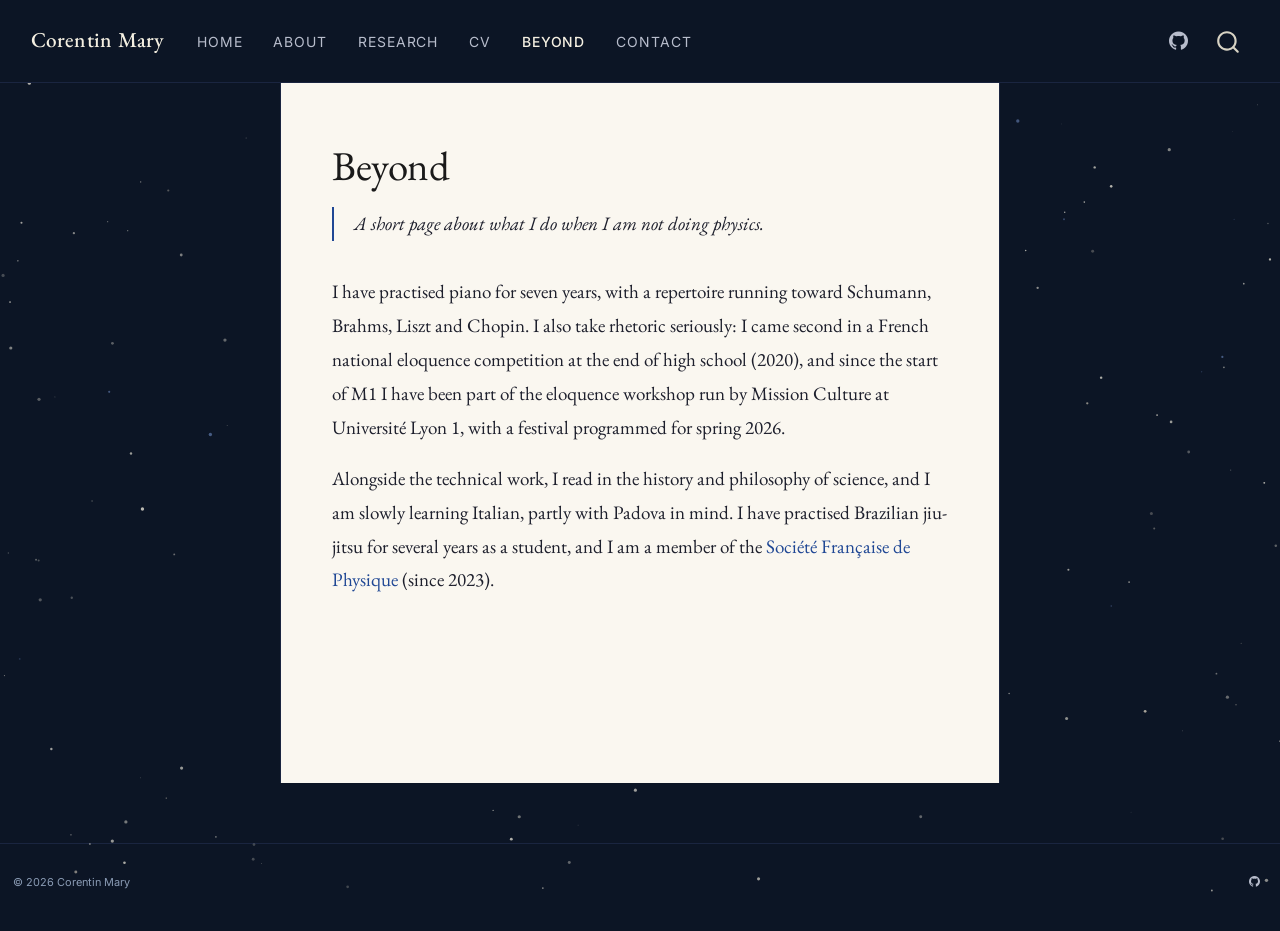
<file: docs/personal.html>
<!DOCTYPE html>
<html xmlns="http://www.w3.org/1999/xhtml" lang="en" xml:lang="en"><head>

<meta charset="utf-8">
<meta name="generator" content="quarto-1.9.37">

<meta name="viewport" content="width=device-width, initial-scale=1.0, user-scalable=yes">


<title>Beyond – Corentin Mary</title>
<style>
/* Default styles provided by pandoc.
** See https://pandoc.org/MANUAL.html#variables-for-html for config info.
*/
code{white-space: pre-wrap;}
span.smallcaps{font-variant: small-caps;}
div.columns{display: flex; gap: min(4vw, 1.5em);}
div.column{flex: auto; overflow-x: auto;}
div.hanging-indent{margin-left: 1.5em; text-indent: -1.5em;}
ul.task-list{list-style: none;}
ul.task-list li input[type="checkbox"] {
  width: 0.8em;
  margin: 0 0.8em 0.2em -1em; /* quarto-specific, see https://github.com/quarto-dev/quarto-cli/issues/4556 */ 
  vertical-align: middle;
}
</style>


<script src="site_libs/quarto-nav/quarto-nav.js"></script>
<script src="site_libs/quarto-nav/headroom.min.js"></script>
<script src="site_libs/clipboard/clipboard.min.js"></script>
<script src="site_libs/quarto-search/autocomplete.umd.js"></script>
<script src="site_libs/quarto-search/fuse.min.js"></script>
<script src="site_libs/quarto-search/quarto-search.js"></script>
<meta name="quarto:offset" content="./">
<link href="./assets/img/favicon.png" rel="icon" type="image/png">
<script src="site_libs/quarto-html/quarto.js" type="module"></script>
<script src="site_libs/quarto-html/tabsets/tabsets.js" type="module"></script>
<script src="site_libs/quarto-html/popper.min.js"></script>
<script src="site_libs/quarto-html/tippy.umd.min.js"></script>
<script src="site_libs/quarto-html/anchor.min.js"></script>
<link href="site_libs/quarto-html/tippy.css" rel="stylesheet">
<link href="site_libs/quarto-html/quarto-syntax-highlighting-dark-d0ae9245876894da5ac7e18953ecc5cc.css" rel="stylesheet" id="quarto-text-highlighting-styles">
<script src="site_libs/bootstrap/bootstrap.min.js"></script>
<link href="site_libs/bootstrap/bootstrap-icons.css" rel="stylesheet">
<link href="site_libs/bootstrap/bootstrap-0bd690681281e1ab984935f1b12107be.min.css" rel="stylesheet" append-hash="true" id="quarto-bootstrap" data-mode="dark">
<script id="quarto-search-options" type="application/json">{
  "location": "navbar",
  "copy-button": false,
  "collapse-after": 3,
  "panel-placement": "end",
  "type": "overlay",
  "limit": 50,
  "keyboard-shortcut": [
    "f",
    "/",
    "s"
  ],
  "show-item-context": false,
  "language": {
    "search-no-results-text": "No results",
    "search-matching-documents-text": "matching documents",
    "search-copy-link-title": "Copy link to search",
    "search-hide-matches-text": "Hide additional matches",
    "search-more-match-text": "more match in this document",
    "search-more-matches-text": "more matches in this document",
    "search-clear-button-title": "Clear",
    "search-text-placeholder": "",
    "search-detached-cancel-button-title": "Cancel",
    "search-submit-button-title": "Submit",
    "search-label": "Search"
  }
}</script>
<link rel="preconnect" href="https://fonts.googleapis.com">
<link rel="preconnect" href="https://fonts.gstatic.com" crossorigin="">
<link href="https://fonts.googleapis.com/css2?family=EB+Garamond:ital,wght@0,400;0,500;0,600;1,400;1,500&amp;family=Inter:wght@300;400;500&amp;display=swap" rel="stylesheet">


<link rel="stylesheet" href="assets/css/extra.css">
</head>

<body class="nav-fixed quarto-light">

<div id="quarto-search-results"></div>
  <header id="quarto-header" class="headroom fixed-top">
    <nav class="navbar navbar-expand-lg " data-bs-theme="dark">
      <div class="navbar-container container-fluid">
      <div class="navbar-brand-container mx-auto">
    <a class="navbar-brand" href="./index.html">
    <span class="navbar-title">Corentin Mary</span>
    </a>
  </div>
            <div id="quarto-search" class="" title="Search"></div>
          <button class="navbar-toggler" type="button" data-bs-toggle="collapse" data-bs-target="#navbarCollapse" aria-controls="navbarCollapse" role="menu" aria-expanded="false" aria-label="Toggle navigation" onclick="if (window.quartoToggleHeadroom) { window.quartoToggleHeadroom(); }">
  <span class="navbar-toggler-icon"></span>
</button>
          <div class="collapse navbar-collapse" id="navbarCollapse">
            <ul class="navbar-nav navbar-nav-scroll me-auto">
  <li class="nav-item">
    <a class="nav-link" href="./index.html"> 
<span class="menu-text">Home</span></a>
  </li>  
  <li class="nav-item">
    <a class="nav-link" href="./about.html"> 
<span class="menu-text">About</span></a>
  </li>  
  <li class="nav-item">
    <a class="nav-link" href="./research.html"> 
<span class="menu-text">Research</span></a>
  </li>  
  <li class="nav-item">
    <a class="nav-link" href="./cv.html"> 
<span class="menu-text">CV</span></a>
  </li>  
  <li class="nav-item">
    <a class="nav-link active" href="./personal.html" aria-current="page"> 
<span class="menu-text">Beyond</span></a>
  </li>  
  <li class="nav-item">
    <a class="nav-link" href="./contact.html"> 
<span class="menu-text">Contact</span></a>
  </li>  
</ul>
            <ul class="navbar-nav navbar-nav-scroll ms-auto">
  <li class="nav-item compact">
    <a class="nav-link" href="https://github.com/Corentin-phy"> <i class="bi bi-github" role="img" aria-label="GitHub">
</i> 
<span class="menu-text"></span></a>
  </li>  
</ul>
          </div> <!-- /navcollapse -->
            <div class="quarto-navbar-tools">
</div>
      </div> <!-- /container-fluid -->
    </nav>
</header>
<!-- content -->
<div id="quarto-content" class="quarto-container page-columns page-rows-contents page-layout-full page-navbar">
<!-- sidebar -->
<!-- margin-sidebar -->
    
<!-- main -->
<main class="content column-page" id="quarto-document-content">

<header id="title-block-header" class="quarto-title-block default">
<div class="quarto-title">
<h1 class="title">Beyond</h1>
</div>



<div class="quarto-title-meta column-page">

    
  
    
  </div>
  


</header>


<p class="personal-lede">
A short page about what I do when I am not doing physics.
</p>
<p>I have practised piano for seven years, with a repertoire running toward Schumann, Brahms, Liszt and Chopin. I also take rhetoric seriously: I came second in a French national eloquence competition at the end of high school (2020), and since the start of M1 I have been part of the eloquence workshop run by Mission Culture at Université Lyon 1, with a festival programmed for spring 2026.</p>
<p>Alongside the technical work, I read in the history and philosophy of science, and I am slowly learning Italian, partly with Padova in mind. I have practised Brazilian jiu-jitsu for several years as a student, and I am a member of the <a href="https://www.sfpnet.fr/">Société Française de Physique</a> (since 2023).</p>



</main> <!-- /main -->
<script id="quarto-html-after-body" type="application/javascript">
  window.document.addEventListener("DOMContentLoaded", function (event) {
    const icon = "";
    const anchorJS = new window.AnchorJS();
    anchorJS.options = {
      placement: 'right',
      icon: icon
    };
    anchorJS.add('.anchored');
    const isCodeAnnotation = (el) => {
      for (const clz of el.classList) {
        if (clz.startsWith('code-annotation-')) {                     
          return true;
        }
      }
      return false;
    }
    const onCopySuccess = function(e) {
      // button target
      const button = e.trigger;
      // don't keep focus
      button.blur();
      // flash "checked"
      button.classList.add('code-copy-button-checked');
      var currentTitle = button.getAttribute("title");
      button.setAttribute("title", "Copied!");
      let tooltip;
      if (window.bootstrap) {
        button.setAttribute("data-bs-toggle", "tooltip");
        button.setAttribute("data-bs-placement", "left");
        button.setAttribute("data-bs-title", "Copied!");
        tooltip = new bootstrap.Tooltip(button, 
          { trigger: "manual", 
            customClass: "code-copy-button-tooltip",
            offset: [0, -8]});
        tooltip.show();    
      }
      setTimeout(function() {
        if (tooltip) {
          tooltip.hide();
          button.removeAttribute("data-bs-title");
          button.removeAttribute("data-bs-toggle");
          button.removeAttribute("data-bs-placement");
        }
        button.setAttribute("title", currentTitle);
        button.classList.remove('code-copy-button-checked');
      }, 1000);
      // clear code selection
      e.clearSelection();
    }
    const getTextToCopy = function(trigger) {
      const outerScaffold = trigger.parentElement.cloneNode(true);
      const codeEl = outerScaffold.querySelector('code');
      for (const childEl of codeEl.children) {
        if (isCodeAnnotation(childEl)) {
          childEl.remove();
        }
      }
      return codeEl.innerText;
    }
    const clipboard = new window.ClipboardJS('.code-copy-button:not([data-in-quarto-modal])', {
      text: getTextToCopy
    });
    clipboard.on('success', onCopySuccess);
    if (window.document.getElementById('quarto-embedded-source-code-modal')) {
      const clipboardModal = new window.ClipboardJS('.code-copy-button[data-in-quarto-modal]', {
        text: getTextToCopy,
        container: window.document.getElementById('quarto-embedded-source-code-modal')
      });
      clipboardModal.on('success', onCopySuccess);
    }
      var localhostRegex = new RegExp(/^(?:http|https):\/\/localhost\:?[0-9]*\//);
      var mailtoRegex = new RegExp(/^mailto:/);
        var filterRegex = new RegExp('/' + window.location.host + '/');
      var isInternal = (href) => {
          return filterRegex.test(href) || localhostRegex.test(href) || mailtoRegex.test(href);
      }
      // Inspect non-navigation links and adorn them if external
     var links = window.document.querySelectorAll('a[href]:not(.nav-link):not(.navbar-brand):not(.toc-action):not(.sidebar-link):not(.sidebar-item-toggle):not(.pagination-link):not(.no-external):not([aria-hidden]):not(.dropdown-item):not(.quarto-navigation-tool):not(.about-link)');
      for (var i=0; i<links.length; i++) {
        const link = links[i];
        if (!isInternal(link.href)) {
          // undo the damage that might have been done by quarto-nav.js in the case of
          // links that we want to consider external
          if (link.dataset.originalHref !== undefined) {
            link.href = link.dataset.originalHref;
          }
        }
      }
    function tippyHover(el, contentFn, onTriggerFn, onUntriggerFn) {
      const config = {
        allowHTML: true,
        maxWidth: 500,
        delay: 100,
        arrow: false,
        appendTo: function(el) {
            return el.parentElement;
        },
        interactive: true,
        interactiveBorder: 10,
        theme: 'quarto',
        placement: 'bottom-start',
      };
      if (contentFn) {
        config.content = contentFn;
      }
      if (onTriggerFn) {
        config.onTrigger = onTriggerFn;
      }
      if (onUntriggerFn) {
        config.onUntrigger = onUntriggerFn;
      }
      window.tippy(el, config); 
    }
    const noterefs = window.document.querySelectorAll('a[role="doc-noteref"]');
    for (var i=0; i<noterefs.length; i++) {
      const ref = noterefs[i];
      tippyHover(ref, function() {
        // use id or data attribute instead here
        let href = ref.getAttribute('data-footnote-href') || ref.getAttribute('href');
        try { href = new URL(href).hash; } catch {}
        const id = href.replace(/^#\/?/, "");
        const note = window.document.getElementById(id);
        if (note) {
          return note.innerHTML;
        } else {
          return "";
        }
      });
    }
    const xrefs = window.document.querySelectorAll('a.quarto-xref');
    const processXRef = (id, note) => {
      // Strip column container classes
      const stripColumnClz = (el) => {
        el.classList.remove("page-full", "page-columns");
        if (el.children) {
          for (const child of el.children) {
            stripColumnClz(child);
          }
        }
      }
      stripColumnClz(note)
      if (id === null || id.startsWith('sec-')) {
        // Special case sections, only their first couple elements
        const container = document.createElement("div");
        if (note.children && note.children.length > 2) {
          container.appendChild(note.children[0].cloneNode(true));
          for (let i = 1; i < note.children.length; i++) {
            const child = note.children[i];
            if (child.tagName === "P" && child.innerText === "") {
              continue;
            } else {
              container.appendChild(child.cloneNode(true));
              break;
            }
          }
          if (window.Quarto?.typesetMath) {
            window.Quarto.typesetMath(container);
          }
          return container.innerHTML
        } else {
          if (window.Quarto?.typesetMath) {
            window.Quarto.typesetMath(note);
          }
          return note.innerHTML;
        }
      } else {
        // Remove any anchor links if they are present
        const anchorLink = note.querySelector('a.anchorjs-link');
        if (anchorLink) {
          anchorLink.remove();
        }
        if (window.Quarto?.typesetMath) {
          window.Quarto.typesetMath(note);
        }
        if (note.classList.contains("callout")) {
          return note.outerHTML;
        } else {
          return note.innerHTML;
        }
      }
    }
    for (var i=0; i<xrefs.length; i++) {
      const xref = xrefs[i];
      tippyHover(xref, undefined, function(instance) {
        instance.disable();
        let url = xref.getAttribute('href');
        let hash = undefined; 
        if (url.startsWith('#')) {
          hash = url;
        } else {
          try { hash = new URL(url).hash; } catch {}
        }
        if (hash) {
          const id = hash.replace(/^#\/?/, "");
          const note = window.document.getElementById(id);
          if (note !== null) {
            try {
              const html = processXRef(id, note.cloneNode(true));
              instance.setContent(html);
            } finally {
              instance.enable();
              instance.show();
            }
          } else {
            // See if we can fetch this
            fetch(url.split('#')[0])
            .then(res => res.text())
            .then(html => {
              const parser = new DOMParser();
              const htmlDoc = parser.parseFromString(html, "text/html");
              const note = htmlDoc.getElementById(id);
              if (note !== null) {
                const html = processXRef(id, note);
                instance.setContent(html);
              } 
            }).finally(() => {
              instance.enable();
              instance.show();
            });
          }
        } else {
          // See if we can fetch a full url (with no hash to target)
          // This is a special case and we should probably do some content thinning / targeting
          fetch(url)
          .then(res => res.text())
          .then(html => {
            const parser = new DOMParser();
            const htmlDoc = parser.parseFromString(html, "text/html");
            const note = htmlDoc.querySelector('main.content');
            if (note !== null) {
              // This should only happen for chapter cross references
              // (since there is no id in the URL)
              // remove the first header
              if (note.children.length > 0 && note.children[0].tagName === "HEADER") {
                note.children[0].remove();
              }
              const html = processXRef(null, note);
              instance.setContent(html);
            } 
          }).finally(() => {
            instance.enable();
            instance.show();
          });
        }
      }, function(instance) {
      });
    }
        let selectedAnnoteEl;
        const selectorForAnnotation = ( cell, annotation) => {
          let cellAttr = 'data-code-cell="' + cell + '"';
          let lineAttr = 'data-code-annotation="' +  annotation + '"';
          const selector = 'span[' + cellAttr + '][' + lineAttr + ']';
          return selector;
        }
        const selectCodeLines = (annoteEl) => {
          const doc = window.document;
          const targetCell = annoteEl.getAttribute("data-target-cell");
          const targetAnnotation = annoteEl.getAttribute("data-target-annotation");
          const annoteSpan = window.document.querySelector(selectorForAnnotation(targetCell, targetAnnotation));
          const lines = annoteSpan.getAttribute("data-code-lines").split(",");
          const lineIds = lines.map((line) => {
            return targetCell + "-" + line;
          })
          let top = null;
          let height = null;
          let parent = null;
          if (lineIds.length > 0) {
              //compute the position of the single el (top and bottom and make a div)
              const el = window.document.getElementById(lineIds[0]);
              top = el.offsetTop;
              height = el.offsetHeight;
              parent = el.parentElement.parentElement;
            if (lineIds.length > 1) {
              const lastEl = window.document.getElementById(lineIds[lineIds.length - 1]);
              const bottom = lastEl.offsetTop + lastEl.offsetHeight;
              height = bottom - top;
            }
            if (top !== null && height !== null && parent !== null) {
              // cook up a div (if necessary) and position it 
              let div = window.document.getElementById("code-annotation-line-highlight");
              if (div === null) {
                div = window.document.createElement("div");
                div.setAttribute("id", "code-annotation-line-highlight");
                div.style.position = 'absolute';
                parent.appendChild(div);
              }
              div.style.top = top - 2 + "px";
              div.style.height = height + 4 + "px";
              div.style.left = 0;
              let gutterDiv = window.document.getElementById("code-annotation-line-highlight-gutter");
              if (gutterDiv === null) {
                gutterDiv = window.document.createElement("div");
                gutterDiv.setAttribute("id", "code-annotation-line-highlight-gutter");
                gutterDiv.style.position = 'absolute';
                const codeCell = window.document.getElementById(targetCell);
                const gutter = codeCell.querySelector('.code-annotation-gutter');
                gutter.appendChild(gutterDiv);
              }
              gutterDiv.style.top = top - 2 + "px";
              gutterDiv.style.height = height + 4 + "px";
            }
            selectedAnnoteEl = annoteEl;
          }
        };
        const unselectCodeLines = () => {
          const elementsIds = ["code-annotation-line-highlight", "code-annotation-line-highlight-gutter"];
          elementsIds.forEach((elId) => {
            const div = window.document.getElementById(elId);
            if (div) {
              div.remove();
            }
          });
          selectedAnnoteEl = undefined;
        };
          // Handle positioning of the toggle
      window.addEventListener(
        "resize",
        throttle(() => {
          elRect = undefined;
          if (selectedAnnoteEl) {
            selectCodeLines(selectedAnnoteEl);
          }
        }, 10)
      );
      function throttle(fn, ms) {
      let throttle = false;
      let timer;
        return (...args) => {
          if(!throttle) { // first call gets through
              fn.apply(this, args);
              throttle = true;
          } else { // all the others get throttled
              if(timer) clearTimeout(timer); // cancel #2
              timer = setTimeout(() => {
                fn.apply(this, args);
                timer = throttle = false;
              }, ms);
          }
        };
      }
        // Attach click handler to the DT
        const annoteDls = window.document.querySelectorAll('dt[data-target-cell]');
        for (const annoteDlNode of annoteDls) {
          annoteDlNode.addEventListener('click', (event) => {
            const clickedEl = event.target;
            if (clickedEl !== selectedAnnoteEl) {
              unselectCodeLines();
              const activeEl = window.document.querySelector('dt[data-target-cell].code-annotation-active');
              if (activeEl) {
                activeEl.classList.remove('code-annotation-active');
              }
              selectCodeLines(clickedEl);
              clickedEl.classList.add('code-annotation-active');
            } else {
              // Unselect the line
              unselectCodeLines();
              clickedEl.classList.remove('code-annotation-active');
            }
          });
        }
    const findCites = (el) => {
      const parentEl = el.parentElement;
      if (parentEl) {
        const cites = parentEl.dataset.cites;
        if (cites) {
          return {
            el,
            cites: cites.split(' ')
          };
        } else {
          return findCites(el.parentElement)
        }
      } else {
        return undefined;
      }
    };
    var bibliorefs = window.document.querySelectorAll('a[role="doc-biblioref"]');
    for (var i=0; i<bibliorefs.length; i++) {
      const ref = bibliorefs[i];
      const citeInfo = findCites(ref);
      if (citeInfo) {
        tippyHover(citeInfo.el, function() {
          var popup = window.document.createElement('div');
          citeInfo.cites.forEach(function(cite) {
            var citeDiv = window.document.createElement('div');
            citeDiv.classList.add('hanging-indent');
            citeDiv.classList.add('csl-entry');
            var biblioDiv = window.document.getElementById('ref-' + cite);
            if (biblioDiv) {
              citeDiv.innerHTML = biblioDiv.innerHTML;
            }
            popup.appendChild(citeDiv);
          });
          return popup.innerHTML;
        });
      }
    }
  });
  </script>
</div> <!-- /content -->
<footer class="footer">
  <div class="nav-footer">
    <div class="nav-footer-left">
<p>© 2026 Corentin Mary</p>
</div>   
    <div class="nav-footer-center">
      &nbsp;
    </div>
    <div class="nav-footer-right">
      <ul class="footer-items list-unstyled">
    <li class="nav-item compact">
    <a class="nav-link" href="https://github.com/Corentin-phy">
      <i class="bi bi-github" role="img">
</i> 
    </a>
  </li>  
</ul>
    </div>
  </div>
</footer>
<script src="assets/js/starfield.js"></script>




</body></html>
</file>
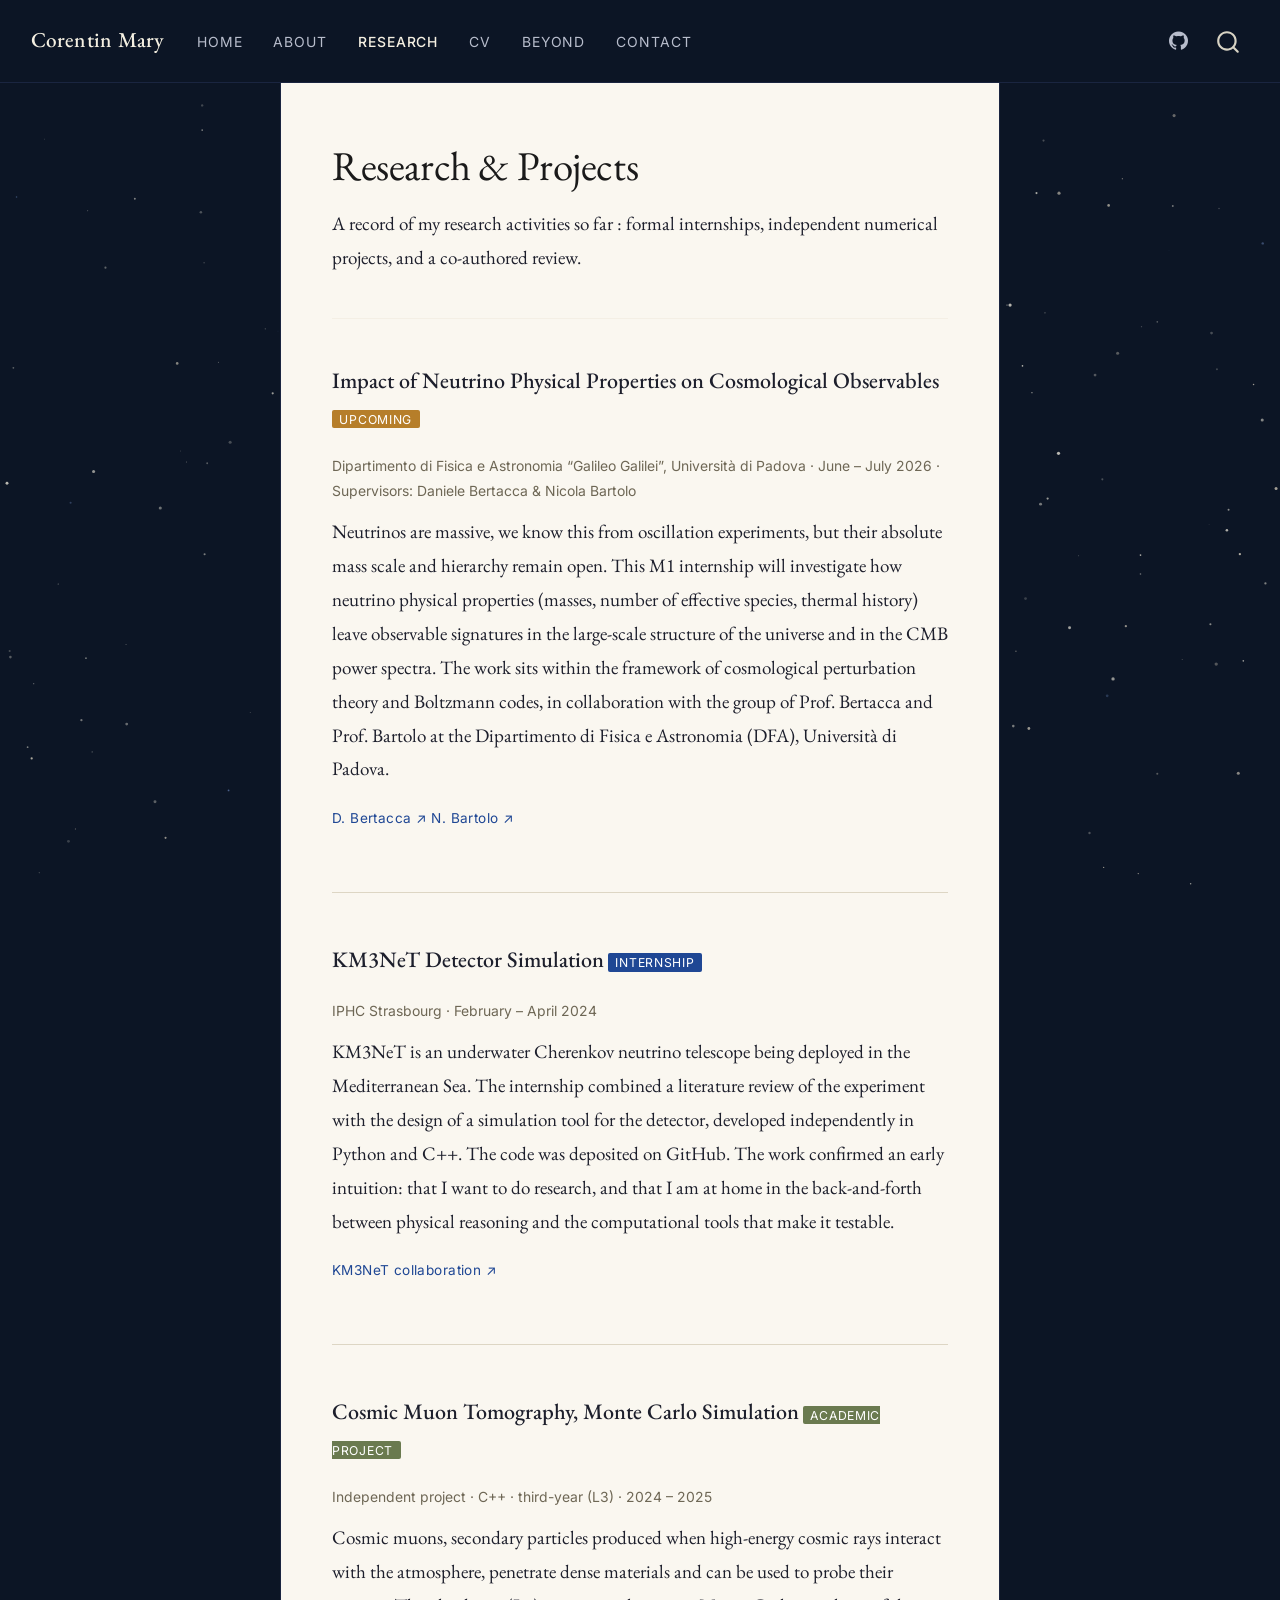
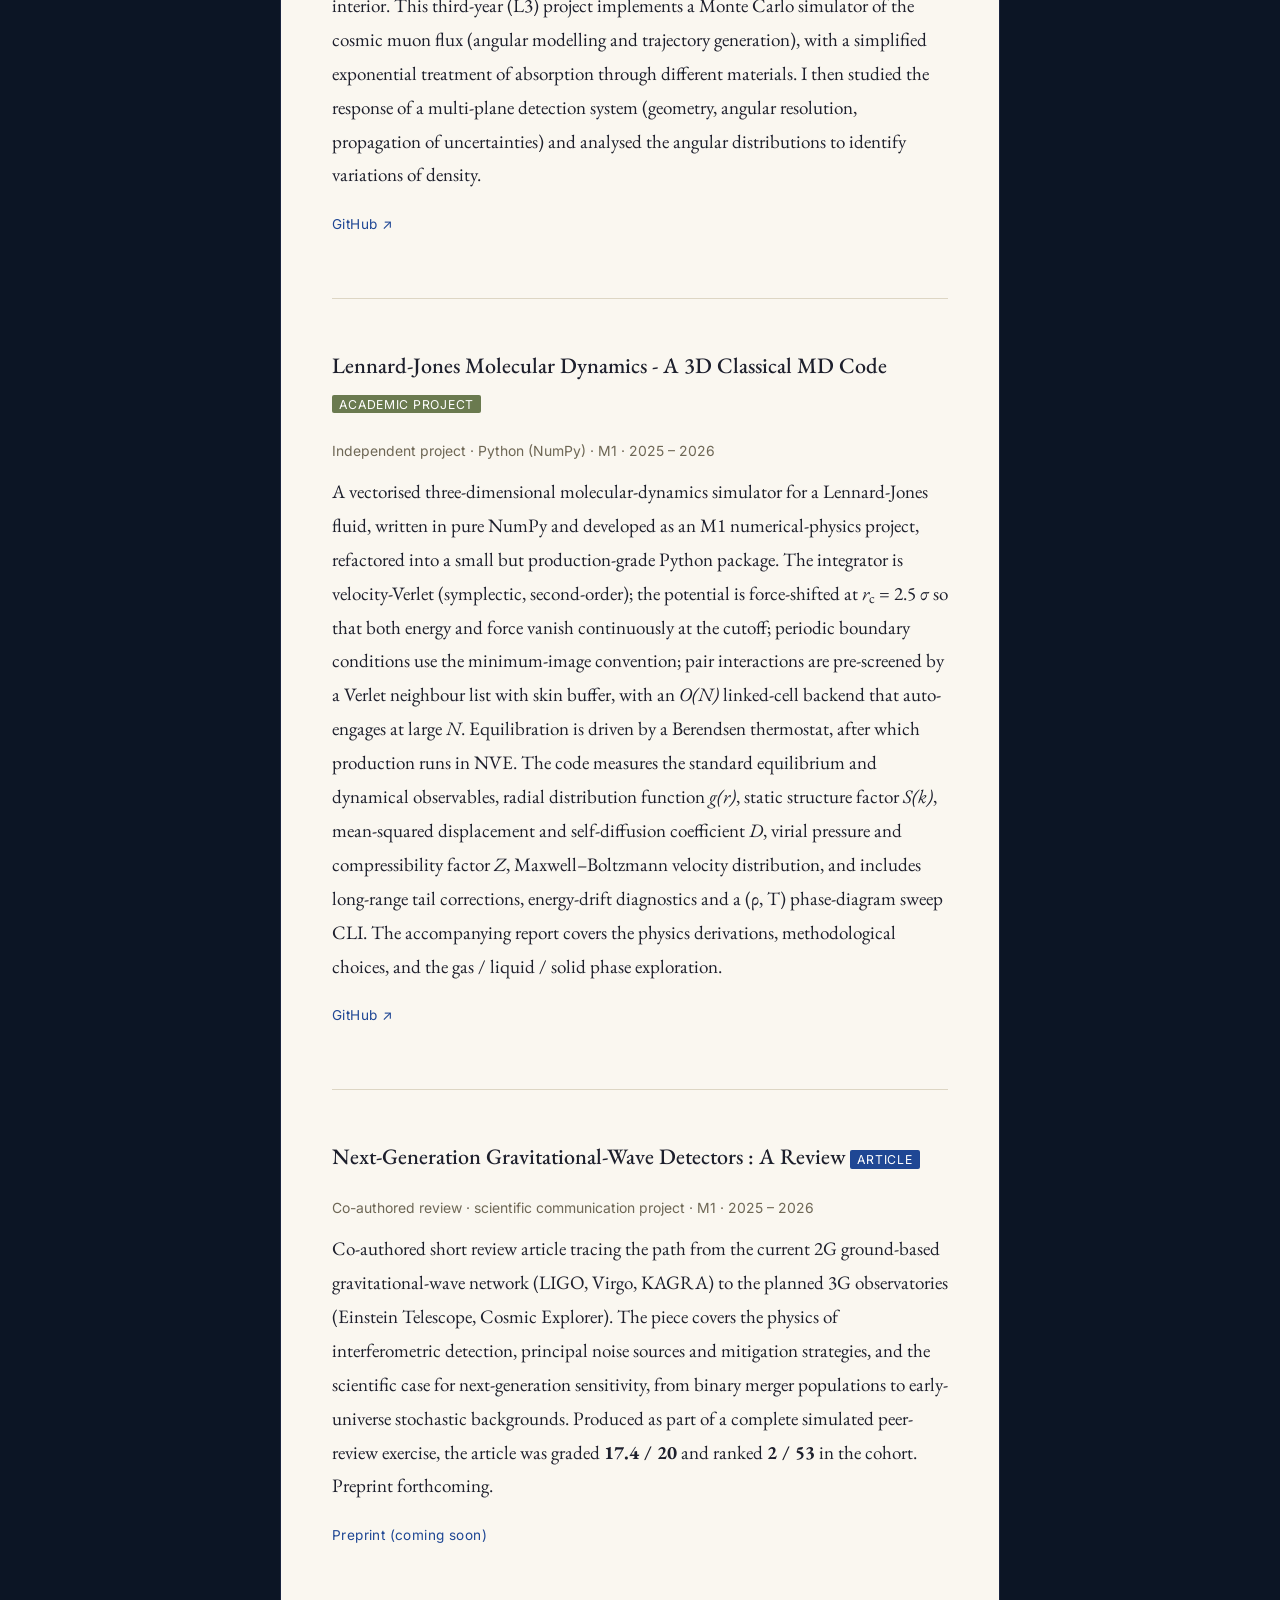
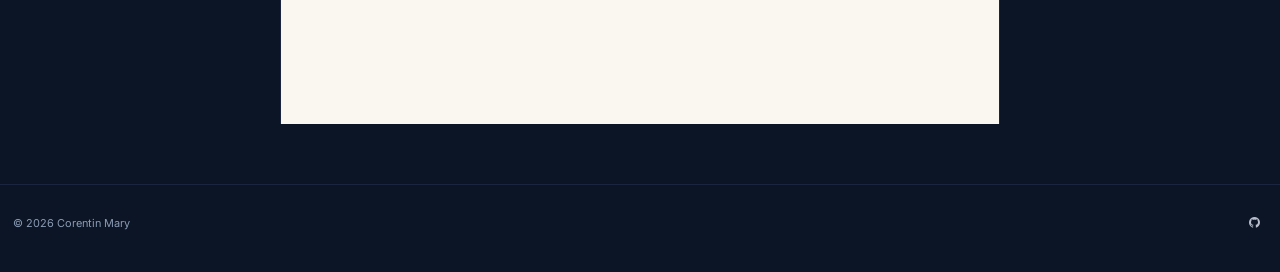
<file: docs/research.html>
<!DOCTYPE html>
<html xmlns="http://www.w3.org/1999/xhtml" lang="en" xml:lang="en"><head>

<meta charset="utf-8">
<meta name="generator" content="quarto-1.9.37">

<meta name="viewport" content="width=device-width, initial-scale=1.0, user-scalable=yes">


<title>Research &amp; Projects – Corentin Mary</title>
<style>
/* Default styles provided by pandoc.
** See https://pandoc.org/MANUAL.html#variables-for-html for config info.
*/
code{white-space: pre-wrap;}
span.smallcaps{font-variant: small-caps;}
div.columns{display: flex; gap: min(4vw, 1.5em);}
div.column{flex: auto; overflow-x: auto;}
div.hanging-indent{margin-left: 1.5em; text-indent: -1.5em;}
ul.task-list{list-style: none;}
ul.task-list li input[type="checkbox"] {
  width: 0.8em;
  margin: 0 0.8em 0.2em -1em; /* quarto-specific, see https://github.com/quarto-dev/quarto-cli/issues/4556 */ 
  vertical-align: middle;
}
</style>


<script src="site_libs/quarto-nav/quarto-nav.js"></script>
<script src="site_libs/quarto-nav/headroom.min.js"></script>
<script src="site_libs/clipboard/clipboard.min.js"></script>
<script src="site_libs/quarto-search/autocomplete.umd.js"></script>
<script src="site_libs/quarto-search/fuse.min.js"></script>
<script src="site_libs/quarto-search/quarto-search.js"></script>
<meta name="quarto:offset" content="./">
<link href="./assets/img/favicon.png" rel="icon" type="image/png">
<script src="site_libs/quarto-html/quarto.js" type="module"></script>
<script src="site_libs/quarto-html/tabsets/tabsets.js" type="module"></script>
<script src="site_libs/quarto-html/popper.min.js"></script>
<script src="site_libs/quarto-html/tippy.umd.min.js"></script>
<script src="site_libs/quarto-html/anchor.min.js"></script>
<link href="site_libs/quarto-html/tippy.css" rel="stylesheet">
<link href="site_libs/quarto-html/quarto-syntax-highlighting-dark-d0ae9245876894da5ac7e18953ecc5cc.css" rel="stylesheet" id="quarto-text-highlighting-styles">
<script src="site_libs/bootstrap/bootstrap.min.js"></script>
<link href="site_libs/bootstrap/bootstrap-icons.css" rel="stylesheet">
<link href="site_libs/bootstrap/bootstrap-0bd690681281e1ab984935f1b12107be.min.css" rel="stylesheet" append-hash="true" id="quarto-bootstrap" data-mode="dark">
<script id="quarto-search-options" type="application/json">{
  "location": "navbar",
  "copy-button": false,
  "collapse-after": 3,
  "panel-placement": "end",
  "type": "overlay",
  "limit": 50,
  "keyboard-shortcut": [
    "f",
    "/",
    "s"
  ],
  "show-item-context": false,
  "language": {
    "search-no-results-text": "No results",
    "search-matching-documents-text": "matching documents",
    "search-copy-link-title": "Copy link to search",
    "search-hide-matches-text": "Hide additional matches",
    "search-more-match-text": "more match in this document",
    "search-more-matches-text": "more matches in this document",
    "search-clear-button-title": "Clear",
    "search-text-placeholder": "",
    "search-detached-cancel-button-title": "Cancel",
    "search-submit-button-title": "Submit",
    "search-label": "Search"
  }
}</script>
<link rel="preconnect" href="https://fonts.googleapis.com">
<link rel="preconnect" href="https://fonts.gstatic.com" crossorigin="">
<link href="https://fonts.googleapis.com/css2?family=EB+Garamond:ital,wght@0,400;0,500;0,600;1,400;1,500&amp;family=Inter:wght@300;400;500&amp;display=swap" rel="stylesheet">


<link rel="stylesheet" href="assets/css/extra.css">
</head>

<body class="nav-fixed quarto-light">

<div id="quarto-search-results"></div>
  <header id="quarto-header" class="headroom fixed-top">
    <nav class="navbar navbar-expand-lg " data-bs-theme="dark">
      <div class="navbar-container container-fluid">
      <div class="navbar-brand-container mx-auto">
    <a class="navbar-brand" href="./index.html">
    <span class="navbar-title">Corentin Mary</span>
    </a>
  </div>
            <div id="quarto-search" class="" title="Search"></div>
          <button class="navbar-toggler" type="button" data-bs-toggle="collapse" data-bs-target="#navbarCollapse" aria-controls="navbarCollapse" role="menu" aria-expanded="false" aria-label="Toggle navigation" onclick="if (window.quartoToggleHeadroom) { window.quartoToggleHeadroom(); }">
  <span class="navbar-toggler-icon"></span>
</button>
          <div class="collapse navbar-collapse" id="navbarCollapse">
            <ul class="navbar-nav navbar-nav-scroll me-auto">
  <li class="nav-item">
    <a class="nav-link" href="./index.html"> 
<span class="menu-text">Home</span></a>
  </li>  
  <li class="nav-item">
    <a class="nav-link" href="./about.html"> 
<span class="menu-text">About</span></a>
  </li>  
  <li class="nav-item">
    <a class="nav-link active" href="./research.html" aria-current="page"> 
<span class="menu-text">Research</span></a>
  </li>  
  <li class="nav-item">
    <a class="nav-link" href="./cv.html"> 
<span class="menu-text">CV</span></a>
  </li>  
  <li class="nav-item">
    <a class="nav-link" href="./personal.html"> 
<span class="menu-text">Beyond</span></a>
  </li>  
  <li class="nav-item">
    <a class="nav-link" href="./contact.html"> 
<span class="menu-text">Contact</span></a>
  </li>  
</ul>
            <ul class="navbar-nav navbar-nav-scroll ms-auto">
  <li class="nav-item compact">
    <a class="nav-link" href="https://github.com/Corentin-phy"> <i class="bi bi-github" role="img" aria-label="GitHub">
</i> 
<span class="menu-text"></span></a>
  </li>  
</ul>
          </div> <!-- /navcollapse -->
            <div class="quarto-navbar-tools">
</div>
      </div> <!-- /container-fluid -->
    </nav>
</header>
<!-- content -->
<div id="quarto-content" class="quarto-container page-columns page-rows-contents page-layout-full page-navbar">
<!-- sidebar -->
<!-- margin-sidebar -->
    
<!-- main -->
<main class="content column-page" id="quarto-document-content">

<header id="title-block-header" class="quarto-title-block default">
<div class="quarto-title">
<h1 class="title">Research &amp; Projects</h1>
</div>



<div class="quarto-title-meta column-page">

    
  
    
  </div>
  


</header>


<p>A record of my research activities so far : formal internships, independent numerical projects, and a co-authored review.</p>
<hr>
<div class="research-entry">
<div class="research-entry__header">
<p><span class="research-entry__title">Impact of Neutrino Physical Properties on Cosmological Observables</span> <span class="research-entry__tag upcoming">Upcoming</span></p>
</div>
<div class="research-entry__meta">
Dipartimento di Fisica e Astronomia “Galileo Galilei”, Università di Padova · June – July 2026 · Supervisors: Daniele Bertacca &amp; Nicola Bartolo
</div>
<p>Neutrinos are massive, we know this from oscillation experiments, but their absolute mass scale and hierarchy remain open. This M1 internship will investigate how neutrino physical properties (masses, number of effective species, thermal history) leave observable signatures in the large-scale structure of the universe and in the CMB power spectra. The work sits within the framework of cosmological perturbation theory and Boltzmann codes, in collaboration with the group of Prof.&nbsp;Bertacca and Prof.&nbsp;Bartolo at the Dipartimento di Fisica e Astronomia (DFA), Università di Padova.</p>
<div class="entry-links">
<p><a href="https://www.dfa.unipd.it/en/live-people/detail/index.php?key=BF190DDCD6865DB534188270BD321288" target="_blank">D. Bertacca ↗</a> <a href="https://www.unipd.it/de/contatti/nicola.bartolo" target="_blank">N. Bartolo ↗</a></p>
</div>
</div>
<div class="research-entry">
<div class="research-entry__header">
<p><span class="research-entry__title">KM3NeT Detector Simulation</span> <span class="research-entry__tag">Internship</span></p>
</div>
<div class="research-entry__meta">
IPHC Strasbourg · February – April 2024
</div>
<p>KM3NeT is an underwater Cherenkov neutrino telescope being deployed in the Mediterranean Sea. The internship combined a literature review of the experiment with the design of a simulation tool for the detector, developed independently in Python and C++. The code was deposited on GitHub. The work confirmed an early intuition: that I want to do research, and that I am at home in the back-and-forth between physical reasoning and the computational tools that make it testable.</p>
<div class="entry-links">
<p><a href="https://www.km3net.org/" target="_blank">KM3NeT collaboration ↗</a></p>
</div>
</div>
<div class="research-entry">
<div class="research-entry__header">
<p><span class="research-entry__title">Cosmic Muon Tomography, Monte Carlo Simulation</span> <span class="research-entry__tag project">Academic project</span></p>
</div>
<div class="research-entry__meta">
Independent project · C++ · third-year (L3) · 2024 – 2025
</div>
<p>Cosmic muons, secondary particles produced when high-energy cosmic rays interact with the atmosphere, penetrate dense materials and can be used to probe their interior. This third-year (L3) project implements a Monte Carlo simulator of the cosmic muon flux (angular modelling and trajectory generation), with a simplified exponential treatment of absorption through different materials. I then studied the response of a multi-plane detection system (geometry, angular resolution, propagation of uncertainties) and analysed the angular distributions to identify variations of density.</p>
<div class="entry-links">
<p><a href="https://github.com/Corentin-phy" target="_blank">GitHub ↗</a></p>
</div>
</div>
<div class="research-entry">
<div class="research-entry__header">
<p><span class="research-entry__title">Lennard-Jones Molecular Dynamics - A 3D Classical MD Code</span> <span class="research-entry__tag project">Academic project</span></p>
</div>
<div class="research-entry__meta">
Independent project · Python (NumPy) · M1 · 2025 – 2026
</div>
<p>A vectorised three-dimensional molecular-dynamics simulator for a Lennard-Jones fluid, written in pure NumPy and developed as an M1 numerical-physics project, refactored into a small but production-grade Python package. The integrator is velocity-Verlet (symplectic, second-order); the potential is force-shifted at <em>r</em><sub>c</sub> = 2.5 σ so that both energy and force vanish continuously at the cutoff; periodic boundary conditions use the minimum-image convention; pair interactions are pre-screened by a Verlet neighbour list with skin buffer, with an <em>O(N)</em> linked-cell backend that auto-engages at large <em>N</em>. Equilibration is driven by a Berendsen thermostat, after which production runs in NVE. The code measures the standard equilibrium and dynamical observables, radial distribution function <em>g(r)</em>, static structure factor <em>S(k)</em>, mean-squared displacement and self-diffusion coefficient <em>D</em>, virial pressure and compressibility factor <em>Z</em>, Maxwell–Boltzmann velocity distribution, and includes long-range tail corrections, energy-drift diagnostics and a (ρ, T) phase-diagram sweep CLI. The accompanying report covers the physics derivations, methodological choices, and the gas / liquid / solid phase exploration.</p>
<div class="entry-links">
<p><a href="https://github.com/Corentin-phy" target="_blank">GitHub ↗</a></p>
</div>
</div>
<div class="research-entry">
<div class="research-entry__header">
<p><span class="research-entry__title">Next-Generation Gravitational-Wave Detectors : A Review</span> <span class="research-entry__tag">Article</span></p>
</div>
<div class="research-entry__meta">
Co-authored review · scientific communication project · M1 · 2025 – 2026
</div>
<p>Co-authored short review article tracing the path from the current 2G ground-based gravitational-wave network (LIGO, Virgo, KAGRA) to the planned 3G observatories (Einstein Telescope, Cosmic Explorer). The piece covers the physics of interferometric detection, principal noise sources and mitigation strategies, and the scientific case for next-generation sensitivity, from binary merger populations to early-universe stochastic backgrounds. Produced as part of a complete simulated peer-review exercise, the article was graded <strong>17.4 / 20</strong> and ranked <strong>2 / 53</strong> in the cohort. Preprint forthcoming.</p>
<div class="entry-links">
<p><a href="#">Preprint (coming soon)</a></p>
</div>
</div>



</main> <!-- /main -->
<script id="quarto-html-after-body" type="application/javascript">
  window.document.addEventListener("DOMContentLoaded", function (event) {
    const icon = "";
    const anchorJS = new window.AnchorJS();
    anchorJS.options = {
      placement: 'right',
      icon: icon
    };
    anchorJS.add('.anchored');
    const isCodeAnnotation = (el) => {
      for (const clz of el.classList) {
        if (clz.startsWith('code-annotation-')) {                     
          return true;
        }
      }
      return false;
    }
    const onCopySuccess = function(e) {
      // button target
      const button = e.trigger;
      // don't keep focus
      button.blur();
      // flash "checked"
      button.classList.add('code-copy-button-checked');
      var currentTitle = button.getAttribute("title");
      button.setAttribute("title", "Copied!");
      let tooltip;
      if (window.bootstrap) {
        button.setAttribute("data-bs-toggle", "tooltip");
        button.setAttribute("data-bs-placement", "left");
        button.setAttribute("data-bs-title", "Copied!");
        tooltip = new bootstrap.Tooltip(button, 
          { trigger: "manual", 
            customClass: "code-copy-button-tooltip",
            offset: [0, -8]});
        tooltip.show();    
      }
      setTimeout(function() {
        if (tooltip) {
          tooltip.hide();
          button.removeAttribute("data-bs-title");
          button.removeAttribute("data-bs-toggle");
          button.removeAttribute("data-bs-placement");
        }
        button.setAttribute("title", currentTitle);
        button.classList.remove('code-copy-button-checked');
      }, 1000);
      // clear code selection
      e.clearSelection();
    }
    const getTextToCopy = function(trigger) {
      const outerScaffold = trigger.parentElement.cloneNode(true);
      const codeEl = outerScaffold.querySelector('code');
      for (const childEl of codeEl.children) {
        if (isCodeAnnotation(childEl)) {
          childEl.remove();
        }
      }
      return codeEl.innerText;
    }
    const clipboard = new window.ClipboardJS('.code-copy-button:not([data-in-quarto-modal])', {
      text: getTextToCopy
    });
    clipboard.on('success', onCopySuccess);
    if (window.document.getElementById('quarto-embedded-source-code-modal')) {
      const clipboardModal = new window.ClipboardJS('.code-copy-button[data-in-quarto-modal]', {
        text: getTextToCopy,
        container: window.document.getElementById('quarto-embedded-source-code-modal')
      });
      clipboardModal.on('success', onCopySuccess);
    }
      var localhostRegex = new RegExp(/^(?:http|https):\/\/localhost\:?[0-9]*\//);
      var mailtoRegex = new RegExp(/^mailto:/);
        var filterRegex = new RegExp('/' + window.location.host + '/');
      var isInternal = (href) => {
          return filterRegex.test(href) || localhostRegex.test(href) || mailtoRegex.test(href);
      }
      // Inspect non-navigation links and adorn them if external
     var links = window.document.querySelectorAll('a[href]:not(.nav-link):not(.navbar-brand):not(.toc-action):not(.sidebar-link):not(.sidebar-item-toggle):not(.pagination-link):not(.no-external):not([aria-hidden]):not(.dropdown-item):not(.quarto-navigation-tool):not(.about-link)');
      for (var i=0; i<links.length; i++) {
        const link = links[i];
        if (!isInternal(link.href)) {
          // undo the damage that might have been done by quarto-nav.js in the case of
          // links that we want to consider external
          if (link.dataset.originalHref !== undefined) {
            link.href = link.dataset.originalHref;
          }
        }
      }
    function tippyHover(el, contentFn, onTriggerFn, onUntriggerFn) {
      const config = {
        allowHTML: true,
        maxWidth: 500,
        delay: 100,
        arrow: false,
        appendTo: function(el) {
            return el.parentElement;
        },
        interactive: true,
        interactiveBorder: 10,
        theme: 'quarto',
        placement: 'bottom-start',
      };
      if (contentFn) {
        config.content = contentFn;
      }
      if (onTriggerFn) {
        config.onTrigger = onTriggerFn;
      }
      if (onUntriggerFn) {
        config.onUntrigger = onUntriggerFn;
      }
      window.tippy(el, config); 
    }
    const noterefs = window.document.querySelectorAll('a[role="doc-noteref"]');
    for (var i=0; i<noterefs.length; i++) {
      const ref = noterefs[i];
      tippyHover(ref, function() {
        // use id or data attribute instead here
        let href = ref.getAttribute('data-footnote-href') || ref.getAttribute('href');
        try { href = new URL(href).hash; } catch {}
        const id = href.replace(/^#\/?/, "");
        const note = window.document.getElementById(id);
        if (note) {
          return note.innerHTML;
        } else {
          return "";
        }
      });
    }
    const xrefs = window.document.querySelectorAll('a.quarto-xref');
    const processXRef = (id, note) => {
      // Strip column container classes
      const stripColumnClz = (el) => {
        el.classList.remove("page-full", "page-columns");
        if (el.children) {
          for (const child of el.children) {
            stripColumnClz(child);
          }
        }
      }
      stripColumnClz(note)
      if (id === null || id.startsWith('sec-')) {
        // Special case sections, only their first couple elements
        const container = document.createElement("div");
        if (note.children && note.children.length > 2) {
          container.appendChild(note.children[0].cloneNode(true));
          for (let i = 1; i < note.children.length; i++) {
            const child = note.children[i];
            if (child.tagName === "P" && child.innerText === "") {
              continue;
            } else {
              container.appendChild(child.cloneNode(true));
              break;
            }
          }
          if (window.Quarto?.typesetMath) {
            window.Quarto.typesetMath(container);
          }
          return container.innerHTML
        } else {
          if (window.Quarto?.typesetMath) {
            window.Quarto.typesetMath(note);
          }
          return note.innerHTML;
        }
      } else {
        // Remove any anchor links if they are present
        const anchorLink = note.querySelector('a.anchorjs-link');
        if (anchorLink) {
          anchorLink.remove();
        }
        if (window.Quarto?.typesetMath) {
          window.Quarto.typesetMath(note);
        }
        if (note.classList.contains("callout")) {
          return note.outerHTML;
        } else {
          return note.innerHTML;
        }
      }
    }
    for (var i=0; i<xrefs.length; i++) {
      const xref = xrefs[i];
      tippyHover(xref, undefined, function(instance) {
        instance.disable();
        let url = xref.getAttribute('href');
        let hash = undefined; 
        if (url.startsWith('#')) {
          hash = url;
        } else {
          try { hash = new URL(url).hash; } catch {}
        }
        if (hash) {
          const id = hash.replace(/^#\/?/, "");
          const note = window.document.getElementById(id);
          if (note !== null) {
            try {
              const html = processXRef(id, note.cloneNode(true));
              instance.setContent(html);
            } finally {
              instance.enable();
              instance.show();
            }
          } else {
            // See if we can fetch this
            fetch(url.split('#')[0])
            .then(res => res.text())
            .then(html => {
              const parser = new DOMParser();
              const htmlDoc = parser.parseFromString(html, "text/html");
              const note = htmlDoc.getElementById(id);
              if (note !== null) {
                const html = processXRef(id, note);
                instance.setContent(html);
              } 
            }).finally(() => {
              instance.enable();
              instance.show();
            });
          }
        } else {
          // See if we can fetch a full url (with no hash to target)
          // This is a special case and we should probably do some content thinning / targeting
          fetch(url)
          .then(res => res.text())
          .then(html => {
            const parser = new DOMParser();
            const htmlDoc = parser.parseFromString(html, "text/html");
            const note = htmlDoc.querySelector('main.content');
            if (note !== null) {
              // This should only happen for chapter cross references
              // (since there is no id in the URL)
              // remove the first header
              if (note.children.length > 0 && note.children[0].tagName === "HEADER") {
                note.children[0].remove();
              }
              const html = processXRef(null, note);
              instance.setContent(html);
            } 
          }).finally(() => {
            instance.enable();
            instance.show();
          });
        }
      }, function(instance) {
      });
    }
        let selectedAnnoteEl;
        const selectorForAnnotation = ( cell, annotation) => {
          let cellAttr = 'data-code-cell="' + cell + '"';
          let lineAttr = 'data-code-annotation="' +  annotation + '"';
          const selector = 'span[' + cellAttr + '][' + lineAttr + ']';
          return selector;
        }
        const selectCodeLines = (annoteEl) => {
          const doc = window.document;
          const targetCell = annoteEl.getAttribute("data-target-cell");
          const targetAnnotation = annoteEl.getAttribute("data-target-annotation");
          const annoteSpan = window.document.querySelector(selectorForAnnotation(targetCell, targetAnnotation));
          const lines = annoteSpan.getAttribute("data-code-lines").split(",");
          const lineIds = lines.map((line) => {
            return targetCell + "-" + line;
          })
          let top = null;
          let height = null;
          let parent = null;
          if (lineIds.length > 0) {
              //compute the position of the single el (top and bottom and make a div)
              const el = window.document.getElementById(lineIds[0]);
              top = el.offsetTop;
              height = el.offsetHeight;
              parent = el.parentElement.parentElement;
            if (lineIds.length > 1) {
              const lastEl = window.document.getElementById(lineIds[lineIds.length - 1]);
              const bottom = lastEl.offsetTop + lastEl.offsetHeight;
              height = bottom - top;
            }
            if (top !== null && height !== null && parent !== null) {
              // cook up a div (if necessary) and position it 
              let div = window.document.getElementById("code-annotation-line-highlight");
              if (div === null) {
                div = window.document.createElement("div");
                div.setAttribute("id", "code-annotation-line-highlight");
                div.style.position = 'absolute';
                parent.appendChild(div);
              }
              div.style.top = top - 2 + "px";
              div.style.height = height + 4 + "px";
              div.style.left = 0;
              let gutterDiv = window.document.getElementById("code-annotation-line-highlight-gutter");
              if (gutterDiv === null) {
                gutterDiv = window.document.createElement("div");
                gutterDiv.setAttribute("id", "code-annotation-line-highlight-gutter");
                gutterDiv.style.position = 'absolute';
                const codeCell = window.document.getElementById(targetCell);
                const gutter = codeCell.querySelector('.code-annotation-gutter');
                gutter.appendChild(gutterDiv);
              }
              gutterDiv.style.top = top - 2 + "px";
              gutterDiv.style.height = height + 4 + "px";
            }
            selectedAnnoteEl = annoteEl;
          }
        };
        const unselectCodeLines = () => {
          const elementsIds = ["code-annotation-line-highlight", "code-annotation-line-highlight-gutter"];
          elementsIds.forEach((elId) => {
            const div = window.document.getElementById(elId);
            if (div) {
              div.remove();
            }
          });
          selectedAnnoteEl = undefined;
        };
          // Handle positioning of the toggle
      window.addEventListener(
        "resize",
        throttle(() => {
          elRect = undefined;
          if (selectedAnnoteEl) {
            selectCodeLines(selectedAnnoteEl);
          }
        }, 10)
      );
      function throttle(fn, ms) {
      let throttle = false;
      let timer;
        return (...args) => {
          if(!throttle) { // first call gets through
              fn.apply(this, args);
              throttle = true;
          } else { // all the others get throttled
              if(timer) clearTimeout(timer); // cancel #2
              timer = setTimeout(() => {
                fn.apply(this, args);
                timer = throttle = false;
              }, ms);
          }
        };
      }
        // Attach click handler to the DT
        const annoteDls = window.document.querySelectorAll('dt[data-target-cell]');
        for (const annoteDlNode of annoteDls) {
          annoteDlNode.addEventListener('click', (event) => {
            const clickedEl = event.target;
            if (clickedEl !== selectedAnnoteEl) {
              unselectCodeLines();
              const activeEl = window.document.querySelector('dt[data-target-cell].code-annotation-active');
              if (activeEl) {
                activeEl.classList.remove('code-annotation-active');
              }
              selectCodeLines(clickedEl);
              clickedEl.classList.add('code-annotation-active');
            } else {
              // Unselect the line
              unselectCodeLines();
              clickedEl.classList.remove('code-annotation-active');
            }
          });
        }
    const findCites = (el) => {
      const parentEl = el.parentElement;
      if (parentEl) {
        const cites = parentEl.dataset.cites;
        if (cites) {
          return {
            el,
            cites: cites.split(' ')
          };
        } else {
          return findCites(el.parentElement)
        }
      } else {
        return undefined;
      }
    };
    var bibliorefs = window.document.querySelectorAll('a[role="doc-biblioref"]');
    for (var i=0; i<bibliorefs.length; i++) {
      const ref = bibliorefs[i];
      const citeInfo = findCites(ref);
      if (citeInfo) {
        tippyHover(citeInfo.el, function() {
          var popup = window.document.createElement('div');
          citeInfo.cites.forEach(function(cite) {
            var citeDiv = window.document.createElement('div');
            citeDiv.classList.add('hanging-indent');
            citeDiv.classList.add('csl-entry');
            var biblioDiv = window.document.getElementById('ref-' + cite);
            if (biblioDiv) {
              citeDiv.innerHTML = biblioDiv.innerHTML;
            }
            popup.appendChild(citeDiv);
          });
          return popup.innerHTML;
        });
      }
    }
  });
  </script>
</div> <!-- /content -->
<footer class="footer">
  <div class="nav-footer">
    <div class="nav-footer-left">
<p>© 2026 Corentin Mary</p>
</div>   
    <div class="nav-footer-center">
      &nbsp;
    </div>
    <div class="nav-footer-right">
      <ul class="footer-items list-unstyled">
    <li class="nav-item compact">
    <a class="nav-link" href="https://github.com/Corentin-phy">
      <i class="bi bi-github" role="img">
</i> 
    </a>
  </li>  
</ul>
    </div>
  </div>
</footer>
<script src="assets/js/starfield.js"></script>




</body></html>
</file>
<file: docs/site_libs/quarto-html/tippy.css>
.tippy-box[data-animation=fade][data-state=hidden]{opacity:0}[data-tippy-root]{max-width:calc(100vw - 10px)}.tippy-box{position:relative;background-color:#333;color:#fff;border-radius:4px;font-size:14px;line-height:1.4;white-space:normal;outline:0;transition-property:transform,visibility,opacity}.tippy-box[data-placement^=top]>.tippy-arrow{bottom:0}.tippy-box[data-placement^=top]>.tippy-arrow:before{bottom:-7px;left:0;border-width:8px 8px 0;border-top-color:initial;transform-origin:center top}.tippy-box[data-placement^=bottom]>.tippy-arrow{top:0}.tippy-box[data-placement^=bottom]>.tippy-arrow:before{top:-7px;left:0;border-width:0 8px 8px;border-bottom-color:initial;transform-origin:center bottom}.tippy-box[data-placement^=left]>.tippy-arrow{right:0}.tippy-box[data-placement^=left]>.tippy-arrow:before{border-width:8px 0 8px 8px;border-left-color:initial;right:-7px;transform-origin:center left}.tippy-box[data-placement^=right]>.tippy-arrow{left:0}.tippy-box[data-placement^=right]>.tippy-arrow:before{left:-7px;border-width:8px 8px 8px 0;border-right-color:initial;transform-origin:center right}.tippy-box[data-inertia][data-state=visible]{transition-timing-function:cubic-bezier(.54,1.5,.38,1.11)}.tippy-arrow{width:16px;height:16px;color:#333}.tippy-arrow:before{content:"";position:absolute;border-color:transparent;border-style:solid}.tippy-content{position:relative;padding:5px 9px;z-index:1}
</file>
<file: docs/site_libs/quarto-html/quarto-syntax-highlighting-dark-d0ae9245876894da5ac7e18953ecc5cc.css>
/* quarto syntax highlight colors */
:root {
  --quarto-hl-al-color: #f07178;
  --quarto-hl-an-color: #d4d0ab;
  --quarto-hl-at-color: #00e0e0;
  --quarto-hl-bn-color: #d4d0ab;
  --quarto-hl-bu-color: #abe338;
  --quarto-hl-ch-color: #abe338;
  --quarto-hl-co-color: #f8f8f2;
  --quarto-hl-cv-color: #ffd700;
  --quarto-hl-cn-color: #ffd700;
  --quarto-hl-cf-color: #ffa07a;
  --quarto-hl-dt-color: #ffa07a;
  --quarto-hl-dv-color: #d4d0ab;
  --quarto-hl-do-color: #f8f8f2;
  --quarto-hl-er-color: #f07178;
  --quarto-hl-ex-color: #00e0e0;
  --quarto-hl-fl-color: #d4d0ab;
  --quarto-hl-fu-color: #ffa07a;
  --quarto-hl-im-color: #abe338;
  --quarto-hl-in-color: #d4d0ab;
  --quarto-hl-kw-color: #ffa07a;
  --quarto-hl-op-color: #ffa07a;
  --quarto-hl-ot-color: #00e0e0;
  --quarto-hl-pp-color: #dcc6e0;
  --quarto-hl-re-color: #00e0e0;
  --quarto-hl-sc-color: #abe338;
  --quarto-hl-ss-color: #abe338;
  --quarto-hl-st-color: #abe338;
  --quarto-hl-va-color: #00e0e0;
  --quarto-hl-vs-color: #abe338;
  --quarto-hl-wa-color: #dcc6e0;
}

/* other quarto variables */
:root {
  --quarto-font-monospace: SFMono-Regular, Menlo, Monaco, Consolas, "Liberation Mono", "Courier New", monospace;
}

/* syntax highlight based on Pandoc's rules */
pre > code.sourceCode > span {
  color: #f8f8f2;
}

code.sourceCode > span {
  color: #f8f8f2;
}

div.sourceCode,
div.sourceCode pre.sourceCode {
  color: #f8f8f2;
}

/* Normal */
code span {
  color: #f8f8f2;
}

/* Alert */
code span.al {
  color: #f07178;
}

/* Annotation */
code span.an {
  color: #d4d0ab;
}

/* Attribute */
code span.at {
  color: #00e0e0;
}

/* BaseN */
code span.bn {
  color: #d4d0ab;
}

/* BuiltIn */
code span.bu {
  color: #abe338;
}

/* ControlFlow */
code span.cf {
  font-weight: bold;
  color: #ffa07a;
}

/* Char */
code span.ch {
  color: #abe338;
}

/* Constant */
code span.cn {
  color: #ffd700;
}

/* Comment */
code span.co {
  font-style: italic;
  color: #f8f8f2;
}

/* CommentVar */
code span.cv {
  color: #ffd700;
}

/* Documentation */
code span.do {
  color: #f8f8f2;
}

/* DataType */
code span.dt {
  color: #ffa07a;
}

/* DecVal */
code span.dv {
  color: #d4d0ab;
}

/* Error */
code span.er {
  color: #f07178;
  text-decoration: underline;
}

/* Extension */
code span.ex {
  font-weight: bold;
  color: #00e0e0;
}

/* Float */
code span.fl {
  color: #d4d0ab;
}

/* Function */
code span.fu {
  color: #ffa07a;
}

/* Import */
code span.im {
  color: #abe338;
}

/* Information */
code span.in {
  color: #d4d0ab;
}

/* Keyword */
code span.kw {
  font-weight: bold;
  color: #ffa07a;
}

/* Operator */
code span.op {
  color: #ffa07a;
}

/* Other */
code span.ot {
  color: #00e0e0;
}

/* Preprocessor */
code span.pp {
  color: #dcc6e0;
}

/* RegionMarker */
code span.re {
  background-color: #f8f8f2;
  color: #00e0e0;
}

/* SpecialChar */
code span.sc {
  color: #abe338;
}

/* SpecialString */
code span.ss {
  color: #abe338;
}

/* String */
code span.st {
  color: #abe338;
}

/* Variable */
code span.va {
  color: #00e0e0;
}

/* VerbatimString */
code span.vs {
  color: #abe338;
}

/* Warning */
code span.wa {
  color: #dcc6e0;
}

.prevent-inlining {
  content: "</";
}

/*# sourceMappingURL=e2dac9153eaf3c552d5043f9565d03d7.css.map */
</file>
<file: docs/assets/css/extra.css>
/* ─── HOME PAGE ─────────────────────────────────────────────────────────────── */

.home-hero {
  margin-top: 1.5rem;
  margin-bottom: 2.5rem;
}

.home-hero h1 {
  font-size: 2.4rem;
  font-weight: 400;
  margin-bottom: 0.25em;
  line-height: 1.1;
  letter-spacing: -0.005em;
}

.home-hero .ornament {
  display: flex;
  align-items: center;
  gap: 8px;
  margin: 0 0 0.5rem;
}

.home-hero .ornament span:nth-child(odd) {
  display: inline-block;
  width: 22px;
  height: 1px;
  background: #1f4794;
}

.home-hero .ornament span:nth-child(even) {
  display: inline-block;
  width: 3px;
  height: 3px;
  border-radius: 50%;
  background: #1f4794;
}

.home-hero .affiliation {
  font-family: 'EB Garamond', Georgia, serif;
  font-size: 0.95rem;
  font-style: italic;
  font-variant: small-caps;
  letter-spacing: 0.04em;
  color: #1f4794;
  margin-bottom: 1.6rem;
}

.home-hero .interests {
  font-family: 'EB Garamond', serif;
  font-size: 1.15rem;
  line-height: 1.78;
  color: #1d1f2c;
  margin-bottom: 1.8rem;
}

/* Currently / Applying lines */
.home-status p {
  font-family: 'EB Garamond', serif;
  font-size: 1.02rem;
  line-height: 1.7;
  margin: 0 0 0.4rem;
  color: #1d1f2c;
}

.home-status .label {
  font-style: italic;
  font-variant: small-caps;
  letter-spacing: 0.04em;
  color: #1f4794;
}

/* ─── Social links ───────────────────────────────────────────────────────────── */

.social-links {
  display: flex;
  gap: 0.8rem;
  flex-wrap: wrap;
  margin-top: 0.6rem;
  margin-bottom: 1.6rem;
}

.social-links a {
  font-family: 'Inter', sans-serif;
  font-size: 0.82rem;
  letter-spacing: 0.04em;
  color: #4e483a;
  border-bottom: none !important;
  display: flex;
  align-items: center;
  gap: 0.4rem;
  padding: 0.3rem 0.75rem;
  border: 1px solid #ddd6c4;
  border-radius: 3px;
  background: #efe8d8;
  transition: all 0.18s ease;
}

.social-links a:hover {
  color: #1f4794;
  border-color: #1f4794;
  background: #ebe5d3;
}

/* ─── RESEARCH CARDS ─────────────────────────────────────────────────────────── */

.research-entry {
  margin-bottom: 2.8rem;
  padding-bottom: 2.8rem;
  border-bottom: 1px solid #ddd6c4;
}

.research-entry:last-of-type {
  border-bottom: none;
}

.research-entry__header {
  display: flex;
  align-items: baseline;
  gap: 1rem;
  flex-wrap: wrap;
  margin-bottom: 0.5rem;
}

.research-entry__title {
  font-family: 'EB Garamond', serif;
  font-size: 1.3rem;
  font-weight: 500;
  color: #1d1f2c;
}

.research-entry__tag {
  font-family: 'Inter', sans-serif;
  font-size: 0.72rem;
  letter-spacing: 0.06em;
  text-transform: uppercase;
  color: #fff;
  background: #1f4794;
  padding: 0.15em 0.6em;
  border-radius: 2px;
}

.research-entry__tag.upcoming {
  background: #b67e2a;
}

.research-entry__tag.project {
  background: #6a7a4f;
}

.research-entry__meta {
  font-family: 'Inter', sans-serif;
  font-size: 0.82rem;
  color: #6e6755;
  margin-bottom: 0.7rem;
}

.research-entry p {
  margin-bottom: 0.6rem;
}

.research-entry .entry-links {
  margin-top: 0.8rem;
  display: flex;
  gap: 0.8rem;
  flex-wrap: wrap;
}

.research-entry .entry-links a {
  font-family: 'Inter', sans-serif;
  font-size: 0.8rem;
  letter-spacing: 0.03em;
}

/* ─── CV PAGE ────────────────────────────────────────────────────────────────── */

.cv-section {
  margin-bottom: 2.5rem;
}

.cv-entry {
  display: grid;
  grid-template-columns: 110px 1fr;
  gap: 1rem;
  margin-bottom: 1.2rem;
  align-items: start;
}

.cv-entry__date {
  font-family: 'Inter', sans-serif;
  font-size: 0.8rem;
  color: #6e6755;
  padding-top: 0.12rem;
  text-align: right;
}

.cv-entry__content strong {
  font-family: 'EB Garamond', serif;
  font-size: 1.05rem;
  font-weight: 500;
}

.cv-entry__content .cv-institution {
  font-family: 'Inter', sans-serif;
  font-size: 0.82rem;
  color: #5a5448;
  margin-top: 0.1rem;
}

.cv-entry__content .cv-detail {
  font-family: 'EB Garamond', serif;
  font-size: 0.98rem;
  color: #4e483a;
  font-style: italic;
  margin-top: 0.1rem;
}

.cv-download-banner {
  display: flex;
  align-items: center;
  gap: 1rem;
  background: #efe8d8;
  border: 1px solid #ddd6c4;
  border-radius: 4px;
  padding: 1rem 1.3rem;
  margin-bottom: 2.5rem;
  font-family: 'Inter', sans-serif;
  font-size: 0.88rem;
  color: #4e483a;
}

.cv-download-banner a {
  font-weight: 500;
  color: #1f4794;
}

/* ─── ABOUT PAGE ─────────────────────────────────────────────────────────────── */

.about-intro {
  font-family: 'EB Garamond', serif;
  font-size: 1.22rem;
  line-height: 1.9;
  color: #2a2c3a;
  margin-bottom: 2rem;
}

/* ─── CONTACT PAGE ───────────────────────────────────────────────────────────── */

.contact-grid {
  display: grid;
  grid-template-columns: 1fr 1fr;
  gap: 1.5rem;
  margin-top: 1.5rem;
}

.contact-item {
  background: #efe8d8;
  border: 1px solid #ddd6c4;
  border-radius: 4px;
  padding: 1.2rem 1.4rem;
}

.contact-item__label {
  font-family: 'Inter', sans-serif;
  font-size: 0.72rem;
  letter-spacing: 0.08em;
  text-transform: uppercase;
  color: #6e6755;
  margin-bottom: 0.3rem;
}

.contact-item__value {
  font-family: 'EB Garamond', serif;
  font-size: 1.08rem;
}

/* ─── PERSONAL PAGE ──────────────────────────────────────────────────────────── */

.personal-lede {
  font-family: 'EB Garamond', serif;
  font-size: 1.22rem;
  font-style: italic;
  color: #4e483a;
  margin-bottom: 2rem;
  border-left: 2px solid #1f4794;
  padding-left: 1.2rem;
}

/* ─── RESPONSIVE ─────────────────────────────────────────────────────────────── */

@media (max-width: 640px) {
  .home-hero h1 {
    font-size: 2rem;
  }

  .cv-entry {
    grid-template-columns: 1fr;
  }

  .cv-entry__date {
    text-align: left;
    color: #1f4794;
  }

  .contact-grid {
    grid-template-columns: 1fr;
  }
}
</file>
